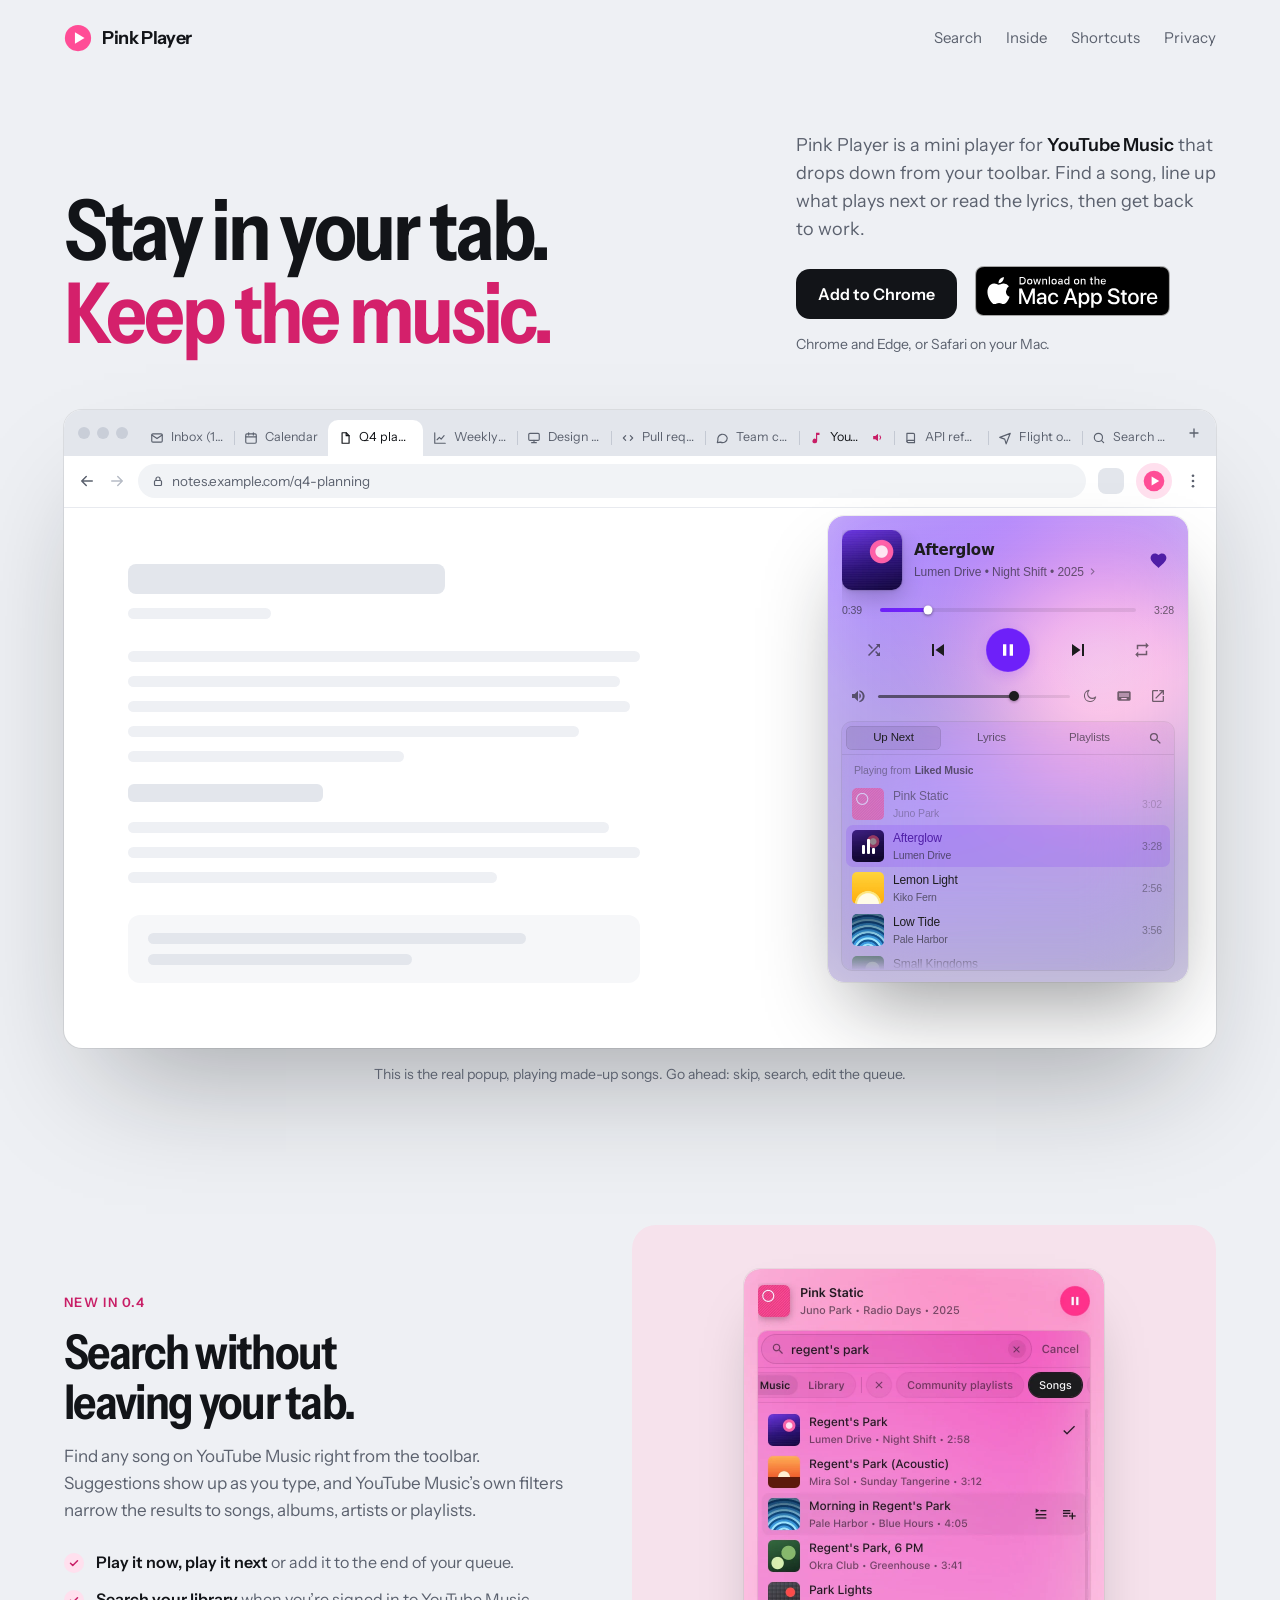
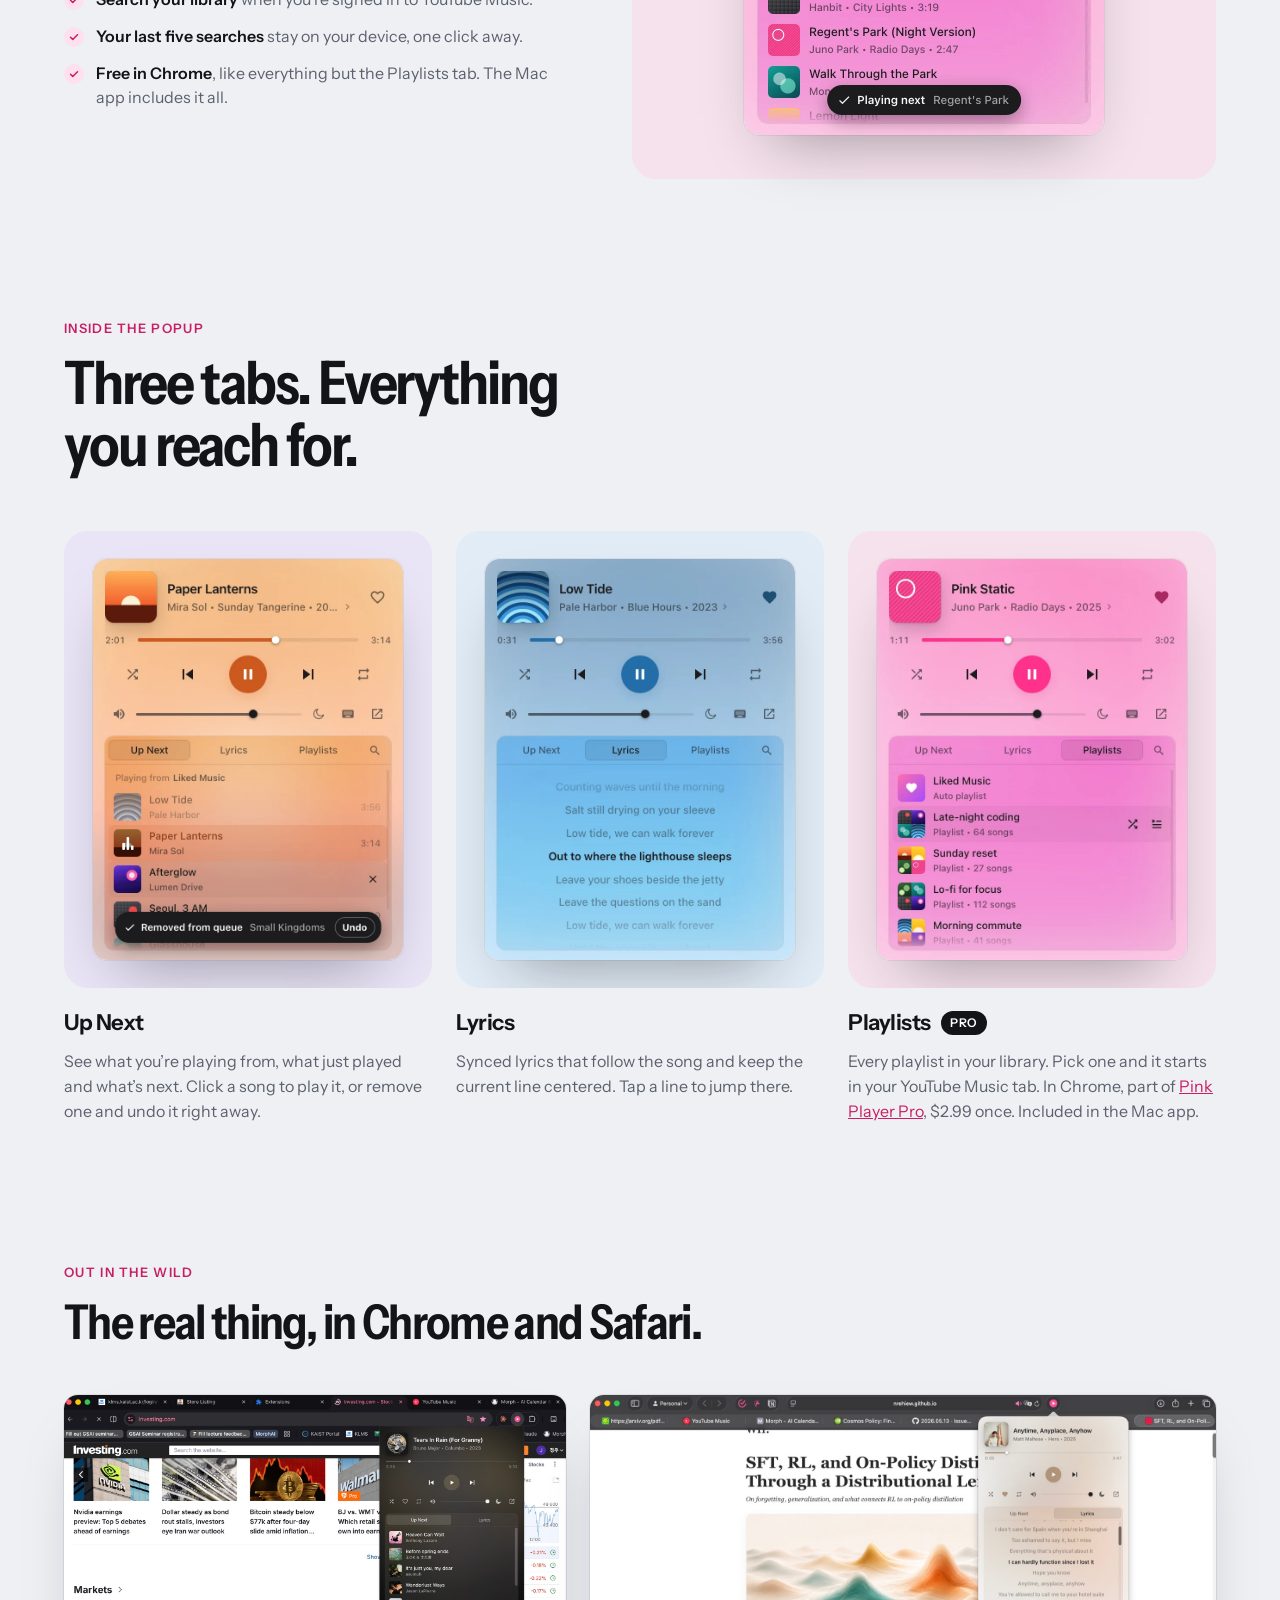
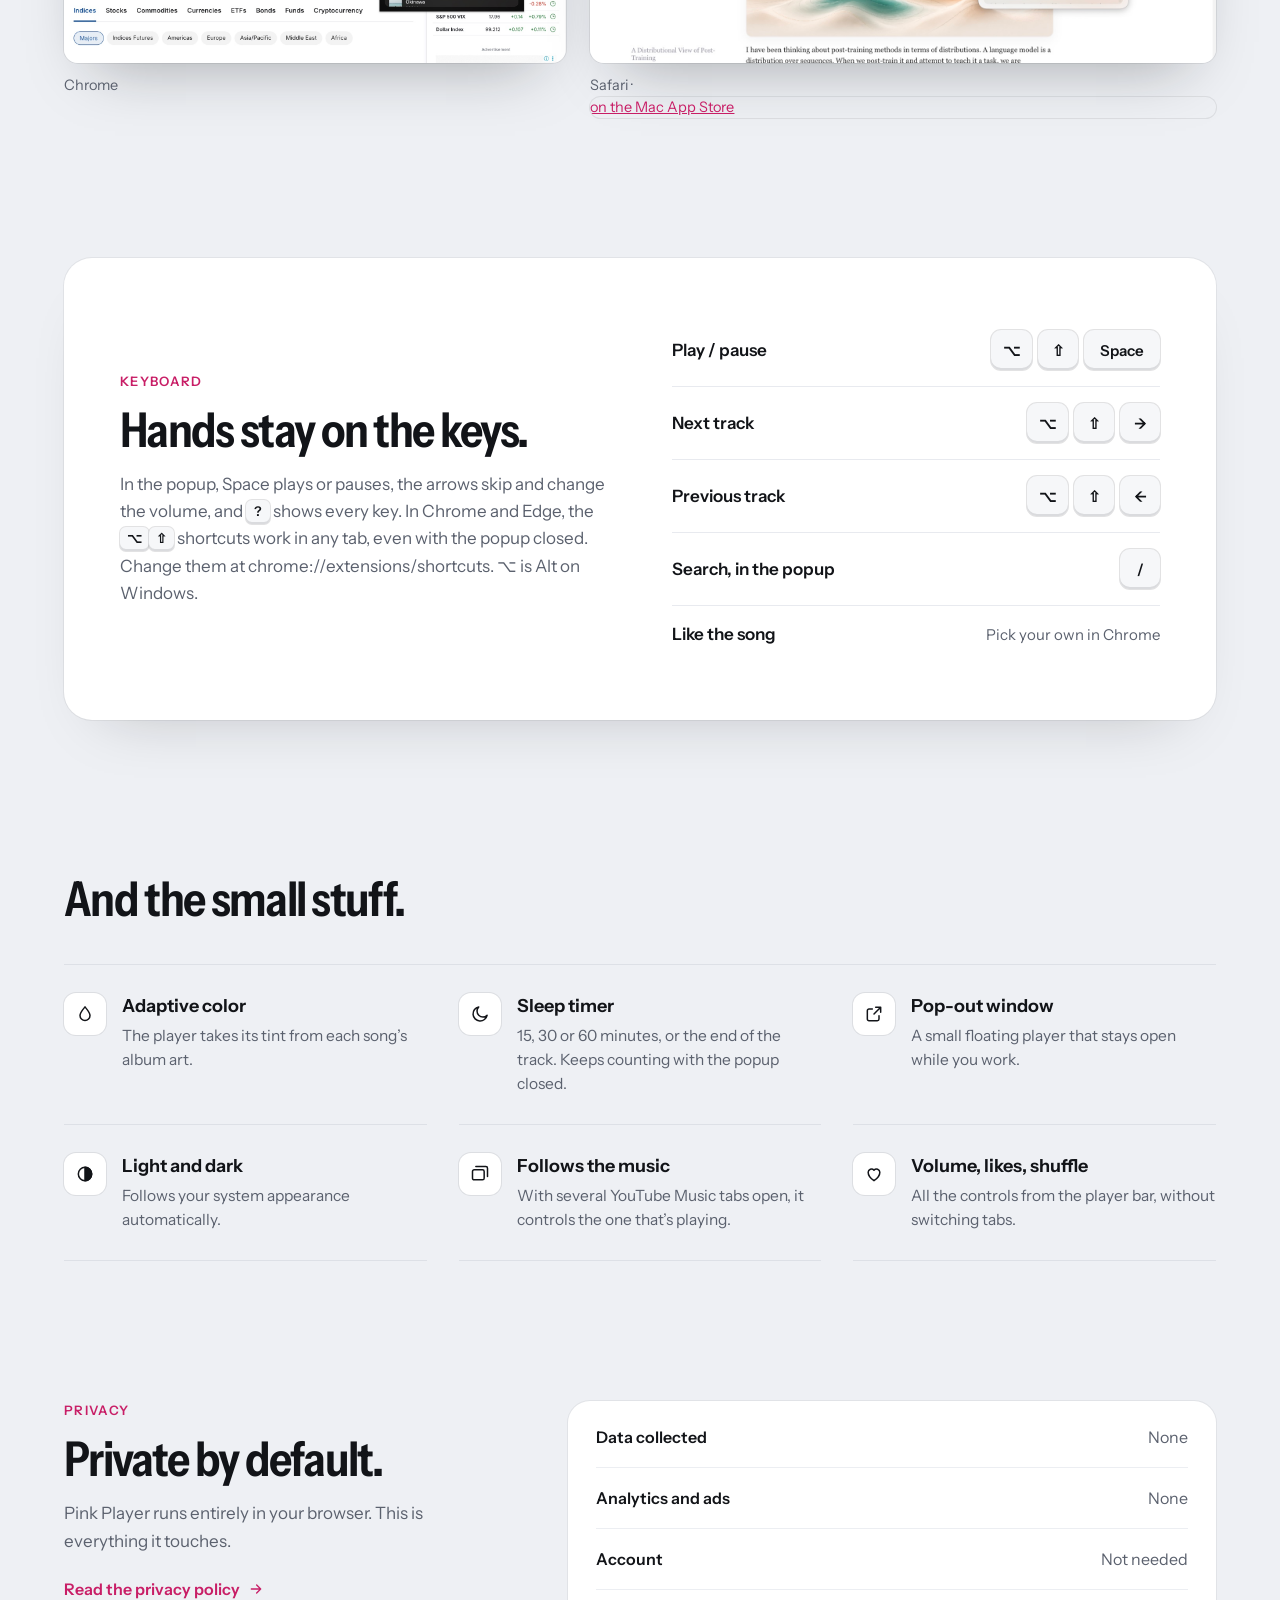
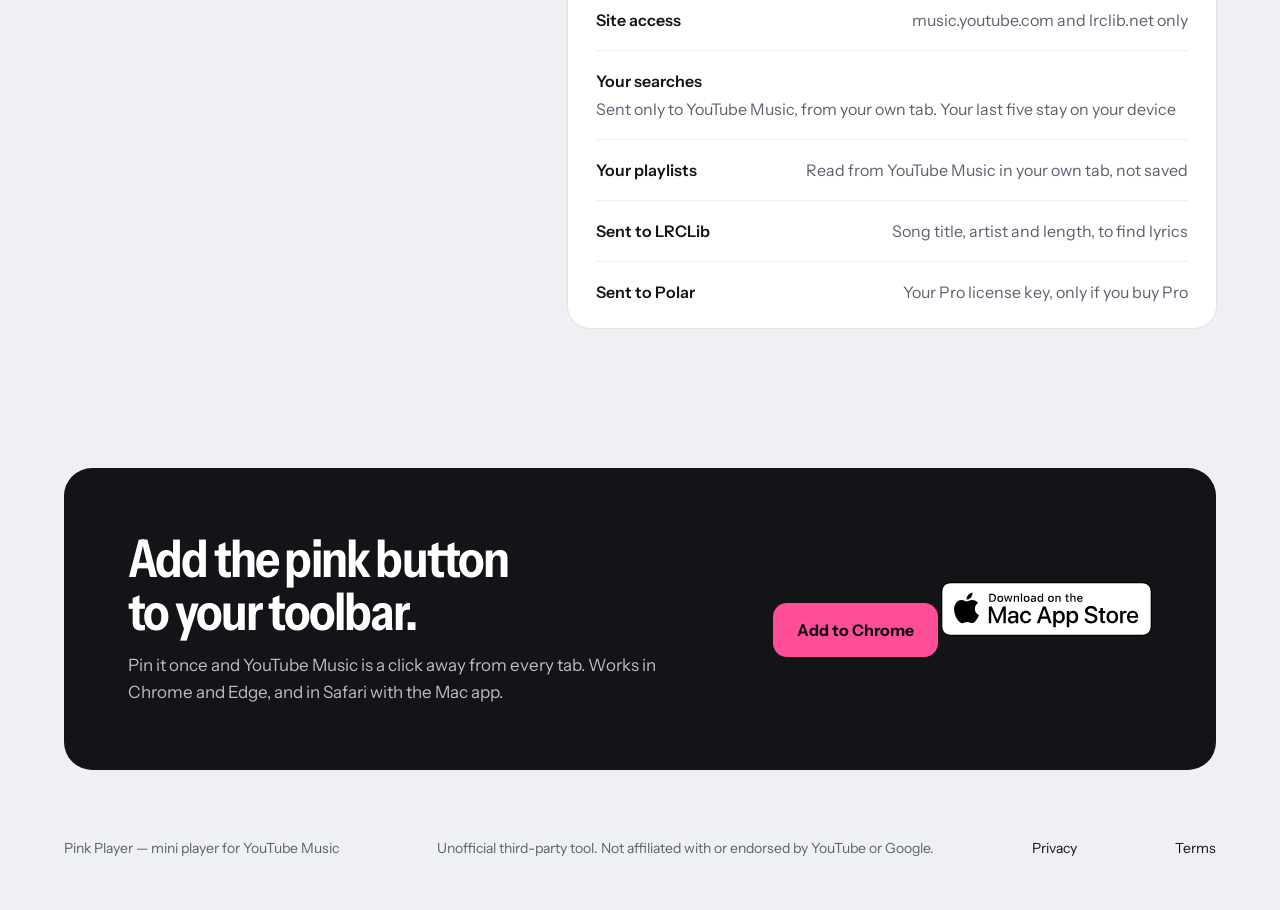
<file: index.html>
<!DOCTYPE html>
<html lang="en">
<head>
  <meta charset="utf-8" />
  <meta name="viewport" content="width=device-width, initial-scale=1" />
  <title>Pink Player — Mini player for YouTube Music</title>
  <meta name="description" content="A mini player for YouTube Music that drops down from your browser toolbar. Search, queue songs and read synced lyrics, one click from any tab." />
  <link rel="canonical" href="https://jungwoo-ahn.github.io/pink-player-site/" />
  <meta name="theme-color" content="#eef0f4" />
  <meta property="og:type" content="website" />
  <meta property="og:url" content="https://jungwoo-ahn.github.io/pink-player-site/" />
  <meta property="og:title" content="Pink Player — Mini player for YouTube Music" />
  <meta property="og:description" content="Stay in your tab. Keep the music. Search, queue songs and read synced lyrics, one click from any tab." />
  <meta property="og:image" content="https://jungwoo-ahn.github.io/pink-player-site/screenshots/og-image.png" />
  <meta property="og:image:width" content="1280" />
  <meta property="og:image:height" content="640" />
  <meta name="twitter:card" content="summary_large_image" />
  <link rel="icon" type="image/svg+xml" href="data:image/svg+xml,%3Csvg xmlns='http://www.w3.org/2000/svg' viewBox='0 0 64 64'%3E%3Ccircle cx='32' cy='32' r='30' fill='%23ff4d96'/%3E%3Cpath d='M25 19 L25 45 L47 32 Z' fill='white'/%3E%3C/svg%3E" />
  <link rel="preconnect" href="https://fonts.googleapis.com" />
  <link rel="preconnect" href="https://fonts.gstatic.com" crossorigin />
  <link rel="stylesheet" href="https://fonts.googleapis.com/css2?family=Instrument+Sans:wdth,wght@75..100,400..700&display=swap" />
  <link rel="stylesheet" href="assets/site.css" />
</head>
<body>
  <a class="skip-link" href="#main">Skip to content</a>

  <header class="site-header">
    <div class="wrap">
      <a class="brand" href="#top">
        <svg width="28" height="28" viewBox="0 0 64 64" aria-hidden="true"><circle cx="32" cy="32" r="30" fill="#ff4d96"/><path d="M25 19 L25 45 L47 32 Z" fill="#fff"/></svg>
        Pink Player
      </a>
      <nav class="nav" aria-label="Main">
        <a class="nav-link hide-sm" href="#search">Search</a>
        <a class="nav-link hide-sm" href="#tabs">Inside</a>
        <a class="nav-link hide-sm" href="#keys">Shortcuts</a>
        <a class="nav-link hide-sm" href="#privacy">Privacy</a>
      </nav>
    </div>
  </header>

  <main id="main">
    <section class="hero wrap" id="top">
      <div class="hero-top">
        <h1 class="display"><span>Stay in your tab.</span> <span class="accent">Keep the music.</span></h1>
        <div class="hero-side">
          <p class="lede">Pink Player is a mini player for <strong>YouTube Music</strong> that drops down from your toolbar. Find a song, line up what plays next or read the lyrics, then get back to work.</p>
          <div class="actions">
            <a class="btn btn-dark" href="https://chromewebstore.google.com/detail/pink-player-%E2%80%94-mini-for-yo/aaikooaeajlfemfgfmembjkpbppmfloo">Add to Chrome</a>
            <a class="store-badge" href="https://apps.apple.com/app/id6823947078"><img src="assets/mac-app-store-badge-black.svg" width="195" height="50" alt="Download on the Mac App Store" /></a>
            <p class="hint">Chrome and Edge, or Safari on your Mac.</p>
          </div>
        </div>
      </div>

      <div class="window">
        <div class="window-tabs" aria-hidden="true">
          <div class="window-dots"><span></span><span></span><span></span></div>
          <div class="window-tab">
            <svg viewBox="0 0 24 24"><rect x="3" y="5" width="18" height="14" rx="2"/><path d="M3 7l9 6 9-6"/></svg>
            <span>Inbox (12)</span>
          </div>
          <div class="window-tab">
            <svg viewBox="0 0 24 24"><rect x="3" y="5" width="18" height="16" rx="2"/><path d="M3 10h18M8 3v4M16 3v4"/></svg>
            <span>Calendar</span>
          </div>
          <div class="window-tab is-active">
            <svg viewBox="0 0 24 24"><path d="M7 3h7l5 5v13H7z"/><path d="M14 3v5h5"/></svg>
            <span>Q4 planning — Notes</span>
          </div>
          <div class="window-tab">
            <svg viewBox="0 0 24 24"><path d="M3 3v18h18"/><path d="M7 15l4-4 3 3 5-6"/></svg>
            <span>Weekly metrics</span>
          </div>
          <div class="window-tab">
            <svg viewBox="0 0 24 24"><rect x="3" y="4" width="18" height="12" rx="2"/><path d="M12 16v4M8 20h8"/></svg>
            <span>Design review</span>
          </div>
          <div class="window-tab">
            <svg viewBox="0 0 24 24"><path d="M8 8l-4 4 4 4M16 8l4 4-4 4"/></svg>
            <span>Pull request #482</span>
          </div>
          <div class="window-tab">
            <svg viewBox="0 0 24 24"><path d="M21 12a8 8 0 0 1-11.6 7.1L4 20l1-4.6A8 8 0 1 1 21 12z"/></svg>
            <span>Team chat</span>
          </div>
          <div class="window-tab is-music">
            <svg class="solid" viewBox="0 0 24 24"><path d="M12 3v10.55A4 4 0 1 0 14 17V7h4V3z"/></svg>
            <span>YouTube Music</span>
            <svg class="audible" viewBox="0 0 24 24"><path class="solid" d="M4 9v6h4l5 4V5L8 9H4z"/><path d="M16.5 9a4.5 4.5 0 0 1 0 6"/></svg>
          </div>
          <div class="window-tab">
            <svg viewBox="0 0 24 24"><path d="M5 4h11a2 2 0 0 1 2 2v14H7a2 2 0 0 1-2-2z"/><path d="M5 18a2 2 0 0 1 2-2h11"/></svg>
            <span>API reference</span>
          </div>
          <div class="window-tab">
            <svg viewBox="0 0 24 24"><path d="M3 11l18-7-7 18-2.5-8z"/></svg>
            <span>Flight options</span>
          </div>
          <div class="window-tab">
            <svg viewBox="0 0 24 24"><circle cx="11" cy="11" r="7"/><path d="M20 20l-4-4"/></svg>
            <span>Search results</span>
          </div>
          <span class="window-new"><svg viewBox="0 0 24 24"><path d="M12 6v12M6 12h12"/></svg></span>
        </div>
        <div class="window-bar" aria-hidden="true">
          <svg width="18" height="18" viewBox="0 0 24 24" fill="none" stroke="#5b616e" stroke-width="2" stroke-linecap="round" stroke-linejoin="round"><path d="M19 12H5M11 6l-6 6 6 6"/></svg>
          <svg width="18" height="18" viewBox="0 0 24 24" fill="none" stroke="#b7bcc6" stroke-width="2" stroke-linecap="round" stroke-linejoin="round"><path d="M5 12h14M13 6l6 6-6 6"/></svg>
          <div class="window-url">
            <svg width="12" height="12" viewBox="0 0 24 24" fill="none" stroke="#5b616e" stroke-width="2.4" stroke-linecap="round" stroke-linejoin="round"><rect x="5" y="11" width="14" height="10" rx="2"/><path d="M8 11V8a4 4 0 0 1 8 0v3"/></svg>
            <span>notes.example.com/q4-planning</span>
          </div>
          <span class="window-ext"></span>
          <span class="window-pp"><svg width="22" height="22" viewBox="0 0 64 64"><circle cx="32" cy="32" r="30" fill="#ff4d96"/><path d="M25 19 L25 45 L47 32 Z" fill="#fff"/></svg></span>
          <svg width="18" height="18" viewBox="0 0 24 24" fill="#5b616e"><circle cx="12" cy="5" r="1.8"/><circle cx="12" cy="12" r="1.8"/><circle cx="12" cy="19" r="1.8"/></svg>
        </div>
        <div class="window-stage">
          <div class="doc" aria-hidden="true">
            <span class="doc-title"></span>
            <span class="doc-meta"></span>
            <span style="width: 100%"></span>
            <span style="width: 96%"></span>
            <span style="width: 98%"></span>
            <span style="width: 88%"></span>
            <span style="width: 54%"></span>
            <span class="doc-h"></span>
            <span style="width: 94%"></span>
            <span style="width: 100%"></span>
            <span style="width: 72%"></span>
            <div class="doc-box"><span style="width: 80%"></span><span style="width: 56%"></span></div>
          </div>
          <div class="window-popup">
            <div class="pp-frame">
              <iframe src="demo/popup.html?track=afterglow" width="360" height="466" title="Pink Player demo: the real popup, playing made-up songs"></iframe>
            </div>
          </div>
        </div>
      </div>
      <p class="demo-note">This is the real popup, playing made-up songs. Go ahead: skip, search, edit the queue.</p>
    </section>

    <section class="section wrap" id="search" aria-labelledby="search-title">
      <div class="feature">
        <div class="feature-copy">
          <p class="eyebrow">New in 0.4</p>
          <h2 class="title title-sm" id="search-title">Search without leaving your tab.</h2>
          <p class="copy">Find any song on YouTube Music right from the toolbar. Suggestions show up as you type, and YouTube Music’s own filters narrow the results to songs, albums, artists or playlists.</p>
          <ul class="ticks">
            <li><strong>Play it now, play it next</strong> or add it to the end of your queue.</li>
            <li><strong>Search your library</strong> when you’re signed in to YouTube Music.</li>
            <li><strong>Your last five searches</strong> stay on your device, one click away.</li>
            <li><strong>Free in Chrome</strong>, like everything but the Playlists tab. The Mac app includes it all.</li>
          </ul>
        </div>
        <div class="feature-stage tint-blush">
          <img src="screenshots/popup-search.webp" width="360" height="466" loading="lazy" alt="The Pink Player popup searching for “regent’s park”: made-up songs filtered to Songs, a ✓ on the one just set to play next" />
        </div>
      </div>
    </section>

    <section class="section wrap" id="tabs" aria-labelledby="tabs-title">
      <p class="eyebrow">Inside the popup</p>
      <h2 class="title" id="tabs-title">Three tabs. Everything you reach for.</h2>
      <div class="trio">
        <article class="trio-card">
          <div class="trio-stage tint-lilac">
            <img src="screenshots/popup-upnext.webp" width="360" height="466" loading="lazy" alt="Up Next: Playing from Liked Music, the song that just played, durations, and a song removed with Undo" />
          </div>
          <h3>Up Next</h3>
          <p>See what you’re playing from, what just played and what’s next. Click a song to play it, or remove one and undo it right away.</p>
        </article>
        <article class="trio-card">
          <div class="trio-stage tint-sky">
            <img src="screenshots/popup-lyrics.webp" width="360" height="466" loading="lazy" alt="Synced lyrics with the current line centered" />
          </div>
          <h3>Lyrics</h3>
          <p>Synced lyrics that follow the song and keep the current line centered. Tap a line to jump there.</p>
        </article>
        <article class="trio-card">
          <div class="trio-stage tint-blush">
            <img src="screenshots/popup-playlists.webp" width="360" height="466" loading="lazy" alt="Your YouTube Music playlists, with Shuffle and Play next on a row" />
          </div>
          <div class="trio-head">
            <h3>Playlists</h3>
            <span class="badge">PRO</span>
          </div>
          <p>Every playlist in your library. Pick one and it starts in your YouTube Music tab. In Chrome, part of <a href="terms.html">Pink Player Pro</a>, $2.99 once. Included in the Mac app.</p>
        </article>
      </div>
    </section>

    <section class="section wrap" id="wild" aria-labelledby="wild-title">
      <p class="eyebrow">Out in the wild</p>
      <h2 class="title title-sm" id="wild-title">The real thing, in Chrome and Safari.</h2>
      <div class="wild">
        <figure>
          <a href="screenshots/wild-chrome.jpg">
            <img src="screenshots/wild-chrome.jpg" width="1600" height="855" loading="lazy" alt="Pink Player open over a news site in Chrome, showing the Up Next queue" />
          </a>
          <figcaption>Chrome</figcaption>
        </figure>
        <figure>
          <a href="screenshots/wild-safari.jpg">
            <img src="screenshots/wild-safari.jpg" width="1600" height="686" loading="lazy" alt="Pink Player open over a blog post in Safari, showing synced lyrics" />
          </a>
          <figcaption>Safari · <a href="https://apps.apple.com/app/id6823947078">on the Mac App Store</a></figcaption>
        </figure>
      </div>
    </section>

    <section class="section wrap" id="keys" aria-labelledby="keys-title">
      <div class="panel">
        <div>
          <p class="eyebrow">Keyboard</p>
          <h2 class="title title-sm" id="keys-title">Hands stay on the keys.</h2>
          <p class="copy">In the popup, Space plays or pauses, the arrows skip and change the volume, and <kbd>?</kbd> shows every key. In Chrome and Edge, the <kbd>⌥</kbd><kbd>⇧</kbd> shortcuts work in any tab, even with the popup closed. Change them at chrome://extensions/shortcuts. ⌥ is Alt on Windows.</p>
        </div>
        <dl class="keys">
          <div>
            <dt>Play / pause</dt>
            <dd><span class="sr-only">Option + Shift + Space</span><kbd aria-hidden="true">⌥</kbd><kbd aria-hidden="true">⇧</kbd><kbd class="wide" aria-hidden="true">Space</kbd></dd>
          </div>
          <div>
            <dt>Next track</dt>
            <dd><span class="sr-only">Option + Shift + Right arrow</span><kbd aria-hidden="true">⌥</kbd><kbd aria-hidden="true">⇧</kbd><kbd aria-hidden="true">→</kbd></dd>
          </div>
          <div>
            <dt>Previous track</dt>
            <dd><span class="sr-only">Option + Shift + Left arrow</span><kbd aria-hidden="true">⌥</kbd><kbd aria-hidden="true">⇧</kbd><kbd aria-hidden="true">←</kbd></dd>
          </div>
          <div>
            <dt>Search, in the popup</dt>
            <dd><span class="sr-only">Slash</span><kbd aria-hidden="true">/</kbd></dd>
          </div>
          <div>
            <dt>Like the song</dt>
            <dd class="note">Pick your own in Chrome</dd>
          </div>
        </dl>
      </div>
    </section>

    <section class="section wrap" id="details" aria-labelledby="details-title">
      <h2 class="title title-sm" id="details-title">And the small stuff.</h2>
      <div class="details">
        <div class="detail">
          <span class="detail-icon" aria-hidden="true"><svg viewBox="0 0 24 24"><path d="M12 3.5c3 3.6 6 6.9 6 10.2a6 6 0 0 1-12 0c0-3.3 3-6.6 6-10.2z"/></svg></span>
          <div><h3>Adaptive color</h3><p>The player takes its tint from each song’s album art.</p></div>
        </div>
        <div class="detail">
          <span class="detail-icon" aria-hidden="true"><svg viewBox="0 0 24 24"><path d="M20.5 13.5A8.5 8.5 0 1 1 10.5 3.5 6.5 6.5 0 0 0 20.5 13.5z"/></svg></span>
          <div><h3>Sleep timer</h3><p>15, 30 or 60 minutes, or the end of the track. Keeps counting with the popup closed.</p></div>
        </div>
        <div class="detail">
          <span class="detail-icon" aria-hidden="true"><svg viewBox="0 0 24 24"><path d="M14 4h6v6M20 4l-8 8M18 14v4a2 2 0 0 1-2 2H6a2 2 0 0 1-2-2V8a2 2 0 0 1 2-2h4"/></svg></span>
          <div><h3>Pop-out window</h3><p>A small floating player that stays open while you work.</p></div>
        </div>
        <div class="detail">
          <span class="detail-icon" aria-hidden="true"><svg viewBox="0 0 24 24"><circle cx="12" cy="12" r="8"/><path d="M12 4a8 8 0 0 1 0 16z" fill="#121418"/></svg></span>
          <div><h3>Light and dark</h3><p>Follows your system appearance automatically.</p></div>
        </div>
        <div class="detail">
          <span class="detail-icon" aria-hidden="true"><svg viewBox="0 0 24 24"><rect x="3" y="7" width="14" height="12" rx="2"/><path d="M7 3h12a2 2 0 0 1 2 2v10"/></svg></span>
          <div><h3>Follows the music</h3><p>With several YouTube Music tabs open, it controls the one that’s playing.</p></div>
        </div>
        <div class="detail">
          <span class="detail-icon" aria-hidden="true"><svg viewBox="0 0 24 24"><path d="M12 20s-7-4.4-7-10a4 4 0 0 1 7-2.6A4 4 0 0 1 19 10c0 5.6-7 10-7 10z"/></svg></span>
          <div><h3>Volume, likes, shuffle</h3><p>All the controls from the player bar, without switching tabs.</p></div>
        </div>
      </div>
    </section>

    <section class="section wrap" id="privacy" aria-labelledby="privacy-title">
      <div class="split">
        <div>
          <p class="eyebrow">Privacy</p>
          <h2 class="title title-sm" id="privacy-title">Private by default.</h2>
          <p class="copy">Pink Player runs entirely in your browser. This is everything it touches.</p>
          <a class="text-link" href="privacy.html">Read the privacy policy
            <svg width="16" height="16" viewBox="0 0 24 24" fill="none" stroke="currentColor" stroke-width="2" stroke-linecap="round" stroke-linejoin="round" aria-hidden="true"><path d="M5 12h14M13 6l6 6-6 6"/></svg>
          </a>
        </div>
        <dl class="facts">
          <div><dt>Data collected</dt><dd>None</dd></div>
          <div><dt>Analytics and ads</dt><dd>None</dd></div>
          <div><dt>Account</dt><dd>Not needed</dd></div>
          <div><dt>Site access</dt><dd>music.youtube.com and lrclib.net only</dd></div>
          <div><dt>Your searches</dt><dd>Sent only to YouTube Music, from your own tab. Your last five stay on your device</dd></div>
          <div><dt>Your playlists</dt><dd>Read from YouTube Music in your own tab, not saved</dd></div>
          <div><dt>Sent to LRCLib</dt><dd>Song title, artist and length, to find lyrics</dd></div>
          <div><dt>Sent to Polar</dt><dd>Your Pro license key, only if you buy Pro</dd></div>
        </dl>
      </div>
    </section>

    <section class="section wrap" id="get" aria-labelledby="get-title">
      <div class="cta">
        <div class="cta-copy">
          <h2 id="get-title">Add the pink button to your toolbar.</h2>
          <p>Pin it once and YouTube Music is a click away from every tab. Works in Chrome and Edge, and in Safari with the Mac app.</p>
        </div>
        <div class="cta-actions">
          <a class="btn btn-pink btn-lg" href="https://chromewebstore.google.com/detail/pink-player-%E2%80%94-mini-for-yo/aaikooaeajlfemfgfmembjkpbppmfloo">Add to Chrome</a>
          <a class="store-badge" href="https://apps.apple.com/app/id6823947078"><img src="assets/mac-app-store-badge-white.svg" width="211" height="54" alt="Download on the Mac App Store" /></a>
        </div>
      </div>
    </section>
  </main>

  <footer class="site-footer">
    <div class="wrap">
      <span>Pink Player — mini player for YouTube Music</span>
      <span>Unofficial third-party tool. Not affiliated with or endorsed by YouTube or Google.</span>
      <a href="privacy.html">Privacy</a>
      <a href="terms.html">Terms</a>
    </div>
  </footer>
</body>
</html>
</file>
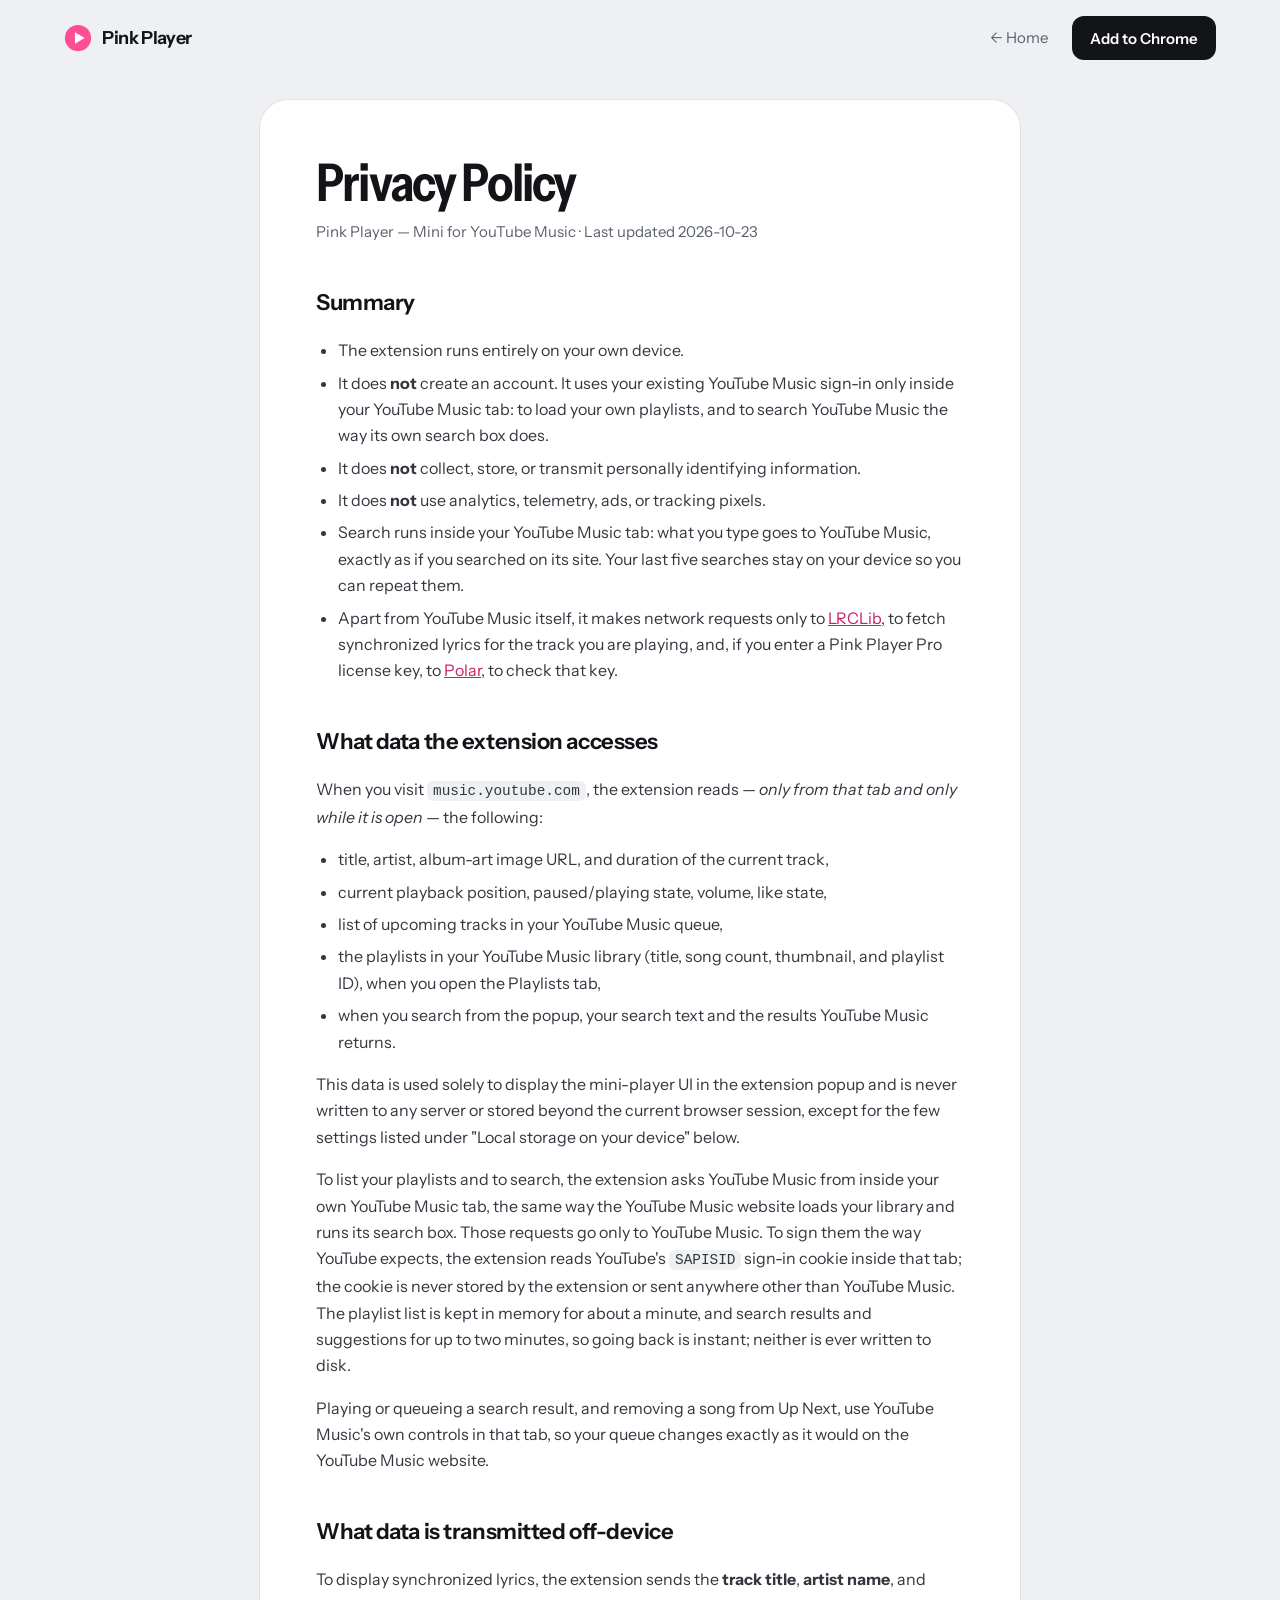
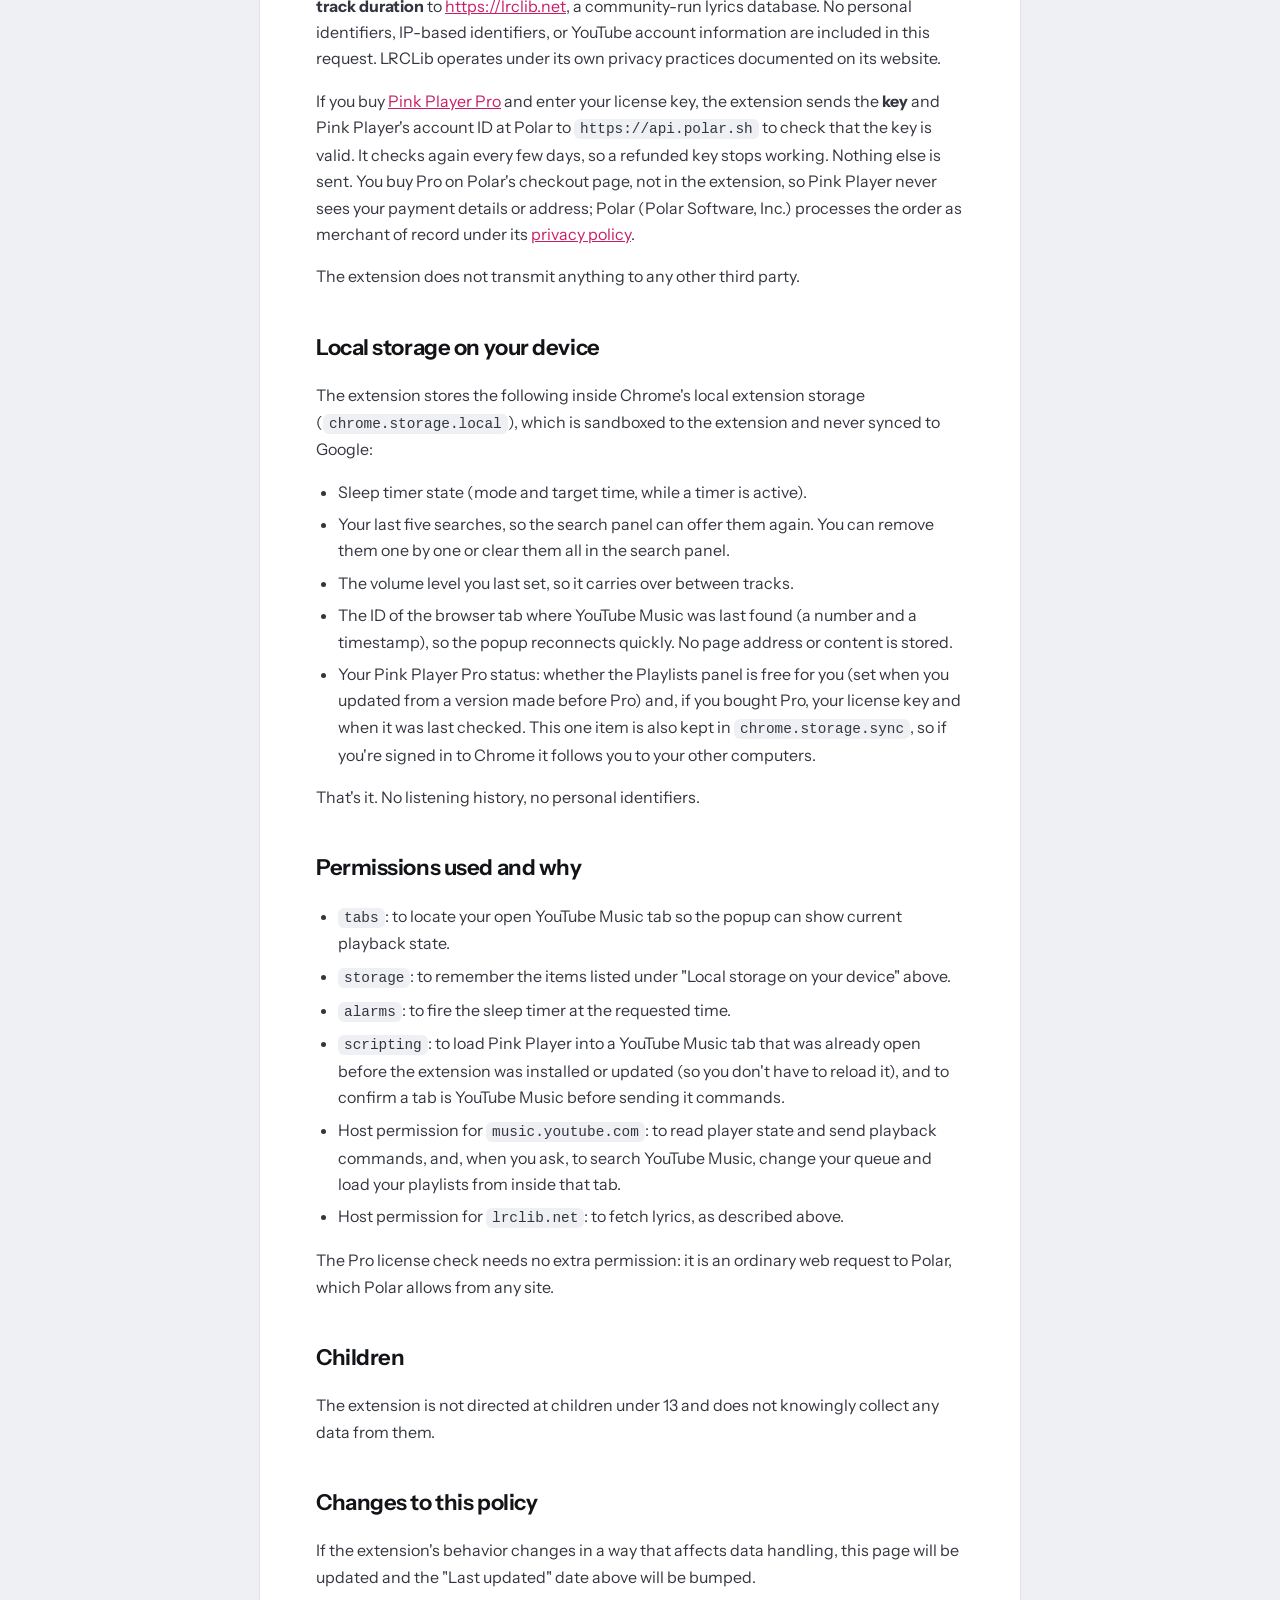
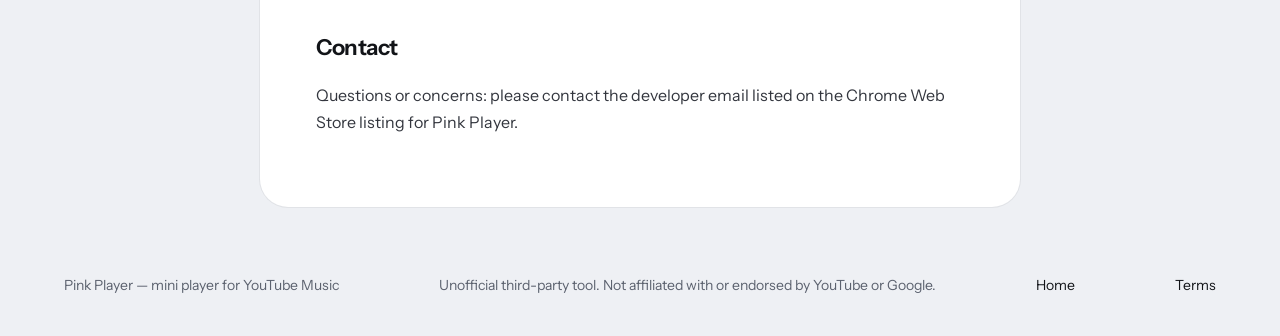
<file: privacy.html>
<!DOCTYPE html>
<html lang="en">
<head>
  <meta charset="utf-8" />
  <meta name="viewport" content="width=device-width, initial-scale=1" />
  <title>Privacy Policy — Pink Player</title>
  <meta name="description" content="Privacy policy for Pink Player, a mini player for YouTube Music." />
  <meta name="theme-color" content="#eef0f4" />
  <link rel="icon" type="image/svg+xml" href="data:image/svg+xml,%3Csvg xmlns='http://www.w3.org/2000/svg' viewBox='0 0 64 64'%3E%3Ccircle cx='32' cy='32' r='30' fill='%23ff4d96'/%3E%3Cpath d='M25 19 L25 45 L47 32 Z' fill='white'/%3E%3C/svg%3E" />
  <link rel="preconnect" href="https://fonts.googleapis.com" />
  <link rel="preconnect" href="https://fonts.gstatic.com" crossorigin />
  <link rel="stylesheet" href="https://fonts.googleapis.com/css2?family=Instrument+Sans:wdth,wght@75..100,400..700&display=swap" />
  <link rel="stylesheet" href="assets/site.css" />
</head>
<body>
  <a class="skip-link" href="#main">Skip to content</a>

  <header class="site-header">
    <div class="wrap">
      <a class="brand" href="index.html">
        <svg width="28" height="28" viewBox="0 0 64 64" aria-hidden="true"><circle cx="32" cy="32" r="30" fill="#ff4d96"/><path d="M25 19 L25 45 L47 32 Z" fill="#fff"/></svg>
        Pink Player
      </a>
      <nav class="nav" aria-label="Main">
        <a class="nav-link" href="index.html">← Home</a>
        <a class="btn btn-dark btn-sm" href="https://chromewebstore.google.com/detail/pink-player-%E2%80%94-mini-for-yo/aaikooaeajlfemfgfmembjkpbppmfloo">Add to Chrome</a>
      </nav>
    </div>
  </header>

  <main id="main" class="wrap">
    <article class="policy">
      <h1>Privacy Policy</h1>
      <p class="updated">Pink Player — Mini for YouTube Music · Last updated 2026-10-23</p>

      <h2>Summary</h2>
      <ul>
        <li>The extension runs entirely on your own device.</li>
        <li>It does <strong>not</strong> create an account. It uses your existing YouTube Music sign-in only inside your YouTube Music tab: to load your own playlists, and to search YouTube Music the way its own search box does.</li>
        <li>It does <strong>not</strong> collect, store, or transmit personally identifying information.</li>
        <li>It does <strong>not</strong> use analytics, telemetry, ads, or tracking pixels.</li>
        <li>Search runs inside your YouTube Music tab: what you type goes to YouTube Music, exactly as if you searched on its site. Your last five searches stay on your device so you can repeat them.</li>
        <li>Apart from YouTube Music itself, it makes network requests only to <a href="https://lrclib.net">LRCLib</a>, to fetch synchronized lyrics for the track you are playing, and, if you enter a Pink Player Pro license key, to <a href="https://polar.sh">Polar</a>, to check that key.</li>
      </ul>

      <h2>What data the extension accesses</h2>
      <p>When you visit <code>music.youtube.com</code>, the extension reads — <em>only from that tab and only while it is open</em> — the following:</p>
      <ul>
        <li>title, artist, album-art image URL, and duration of the current track,</li>
        <li>current playback position, paused/playing state, volume, like state,</li>
        <li>list of upcoming tracks in your YouTube Music queue,</li>
        <li>the playlists in your YouTube Music library (title, song count, thumbnail, and playlist ID), when you open the Playlists tab,</li>
        <li>when you search from the popup, your search text and the results YouTube Music returns.</li>
      </ul>
      <p>This data is used solely to display the mini-player UI in the extension popup and is never written to any server or stored beyond the current browser session, except for the few settings listed under "Local storage on your device" below.</p>
      <p>To list your playlists and to search, the extension asks YouTube Music from inside your own YouTube Music tab, the same way the YouTube Music website loads your library and runs its search box. Those requests go only to YouTube Music. To sign them the way YouTube expects, the extension reads YouTube's <code>SAPISID</code> sign-in cookie inside that tab; the cookie is never stored by the extension or sent anywhere other than YouTube Music. The playlist list is kept in memory for about a minute, and search results and suggestions for up to two minutes, so going back is instant; neither is ever written to disk.</p>
      <p>Playing or queueing a search result, and removing a song from Up Next, use YouTube Music's own controls in that tab, so your queue changes exactly as it would on the YouTube Music website.</p>

      <h2>What data is transmitted off-device</h2>
      <p>To display synchronized lyrics, the extension sends the <strong>track title</strong>, <strong>artist name</strong>, and <strong>track duration</strong> to <a href="https://lrclib.net">https://lrclib.net</a>, a community-run lyrics database. No personal identifiers, IP-based identifiers, or YouTube account information are included in this request. LRCLib operates under its own privacy practices documented on its website.</p>
      <p>If you buy <a href="terms.html">Pink Player Pro</a> and enter your license key, the extension sends the <strong>key</strong> and Pink Player's account ID at Polar to <code>https://api.polar.sh</code> to check that the key is valid. It checks again every few days, so a refunded key stops working. Nothing else is sent. You buy Pro on Polar's checkout page, not in the extension, so Pink Player never sees your payment details or address; Polar (Polar Software, Inc.) processes the order as merchant of record under its <a href="https://polar.sh/legal/privacy-policy">privacy policy</a>.</p>
      <p>The extension does not transmit anything to any other third party.</p>

      <h2>Local storage on your device</h2>
      <p>The extension stores the following inside Chrome's local extension storage (<code>chrome.storage.local</code>), which is sandboxed to the extension and never synced to Google:</p>
      <ul>
        <li>Sleep timer state (mode and target time, while a timer is active).</li>
        <li>Your last five searches, so the search panel can offer them again. You can remove them one by one or clear them all in the search panel.</li>
        <li>The volume level you last set, so it carries over between tracks.</li>
        <li>The ID of the browser tab where YouTube Music was last found (a number and a timestamp), so the popup reconnects quickly. No page address or content is stored.</li>
        <li>Your Pink Player Pro status: whether the Playlists panel is free for you (set when you updated from a version made before Pro) and, if you bought Pro, your license key and when it was last checked. This one item is also kept in <code>chrome.storage.sync</code>, so if you're signed in to Chrome it follows you to your other computers.</li>
      </ul>
      <p>That's it. No listening history, no personal identifiers.</p>

      <h2>Permissions used and why</h2>
      <ul>
        <li><code>tabs</code>: to locate your open YouTube Music tab so the popup can show current playback state.</li>
        <li><code>storage</code>: to remember the items listed under "Local storage on your device" above.</li>
        <li><code>alarms</code>: to fire the sleep timer at the requested time.</li>
        <li><code>scripting</code>: to load Pink Player into a YouTube Music tab that was already open before the extension was installed or updated (so you don't have to reload it), and to confirm a tab is YouTube Music before sending it commands.</li>
        <li>Host permission for <code>music.youtube.com</code>: to read player state and send playback commands, and, when you ask, to search YouTube Music, change your queue and load your playlists from inside that tab.</li>
        <li>Host permission for <code>lrclib.net</code>: to fetch lyrics, as described above.</li>
      </ul>
      <p>The Pro license check needs no extra permission: it is an ordinary web request to Polar, which Polar allows from any site.</p>

      <h2>Children</h2>
      <p>The extension is not directed at children under 13 and does not knowingly collect any data from them.</p>

      <h2>Changes to this policy</h2>
      <p>If the extension's behavior changes in a way that affects data handling, this page will be updated and the "Last updated" date above will be bumped.</p>

      <h2>Contact</h2>
      <p>Questions or concerns: please contact the developer email listed on the Chrome Web Store listing for Pink Player.</p>
    </article>
  </main>

  <footer class="site-footer">
    <div class="wrap">
      <span>Pink Player — mini player for YouTube Music</span>
      <span>Unofficial third-party tool. Not affiliated with or endorsed by YouTube or Google.</span>
      <a href="index.html">Home</a>
      <a href="terms.html">Terms</a>
    </div>
  </footer>
</body>
</html>
</file>
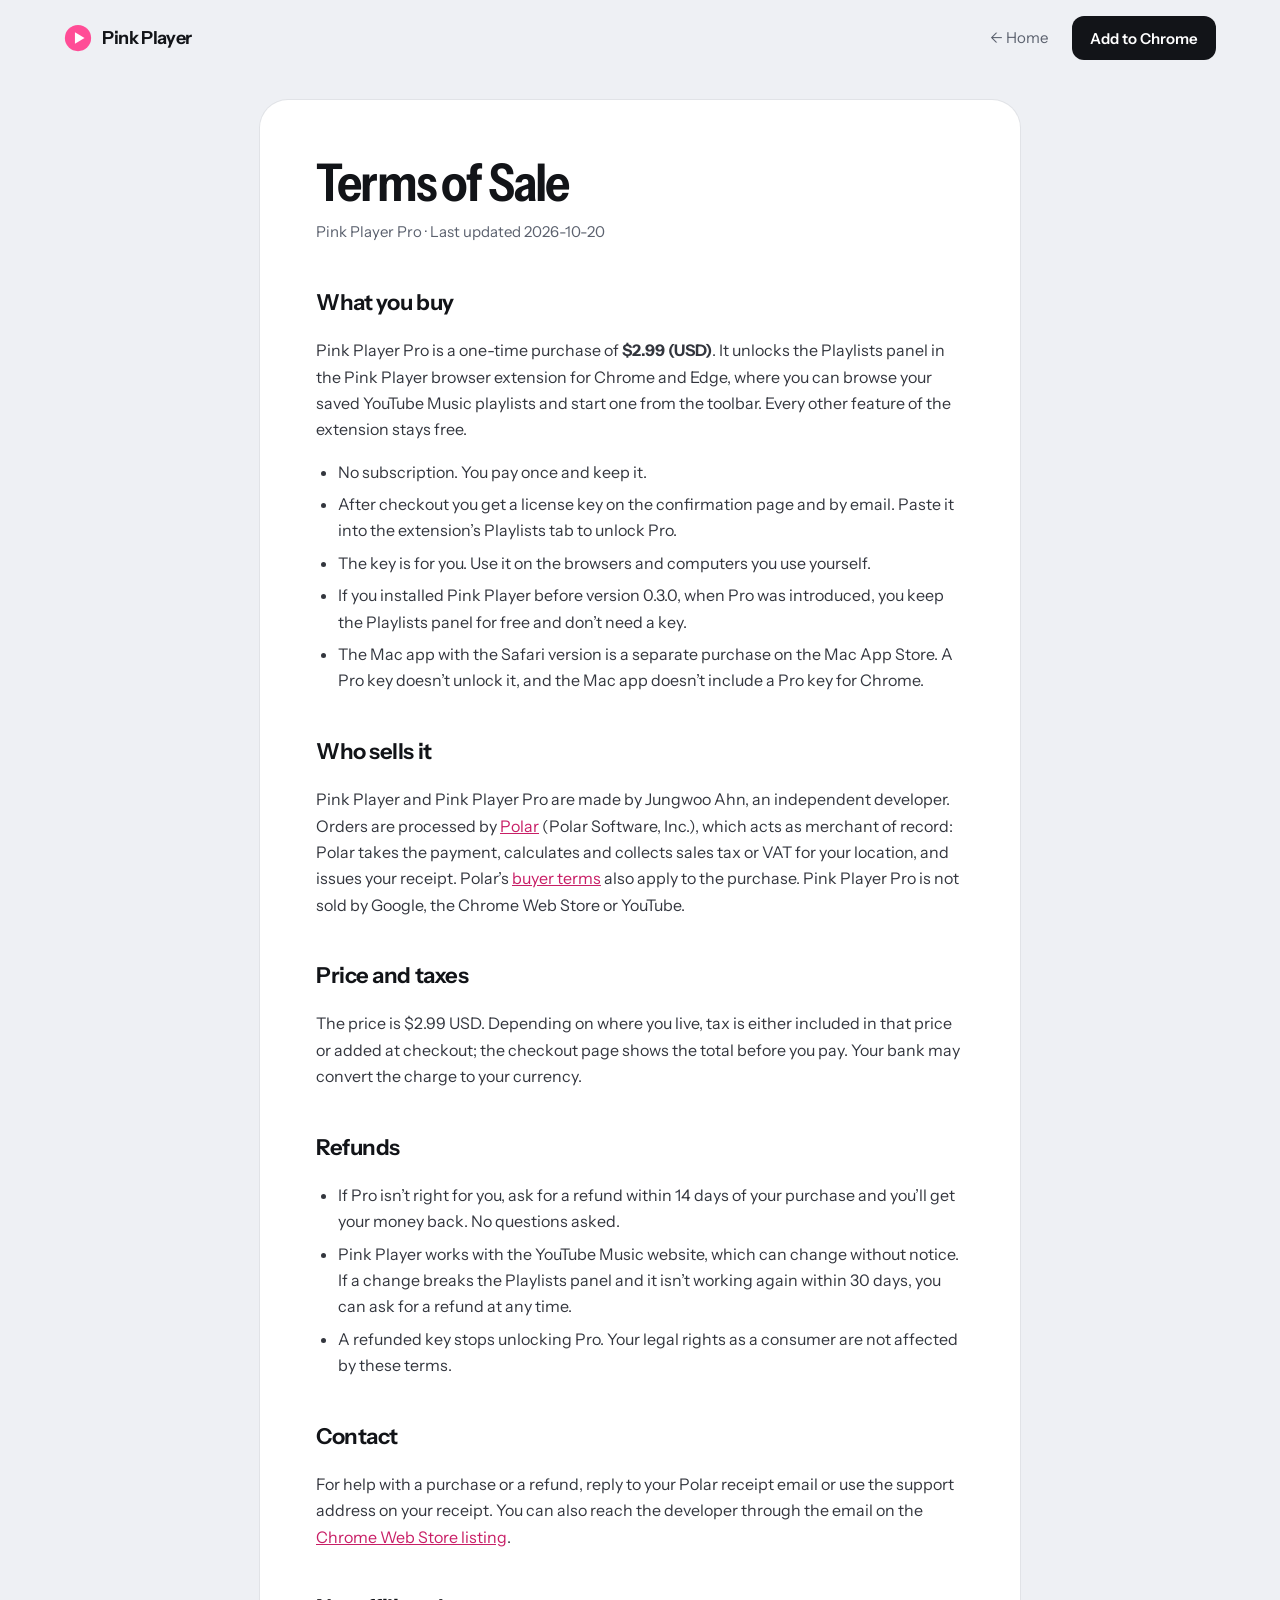
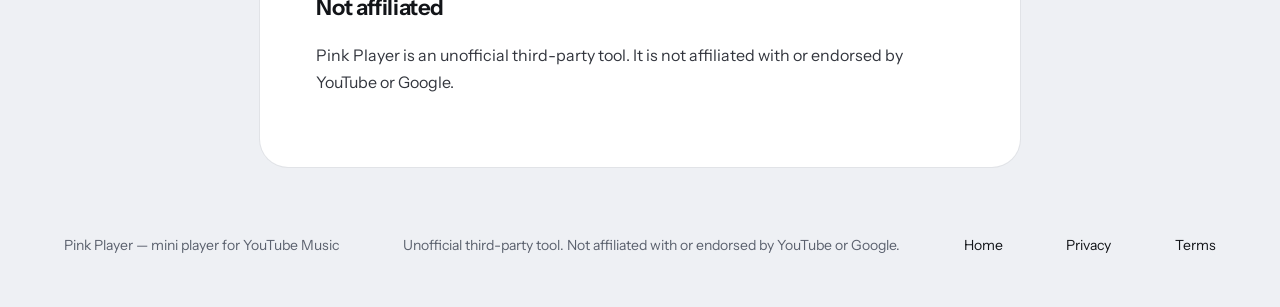
<file: terms.html>
<!DOCTYPE html>
<html lang="en">
<head>
  <meta charset="utf-8" />
  <meta name="viewport" content="width=device-width, initial-scale=1" />
  <title>Terms of Sale — Pink Player</title>
  <meta name="description" content="Terms of sale and refunds for Pink Player Pro, the paid upgrade for Pink Player." />
  <meta name="theme-color" content="#eef0f4" />
  <link rel="icon" type="image/svg+xml" href="data:image/svg+xml,%3Csvg xmlns='http://www.w3.org/2000/svg' viewBox='0 0 64 64'%3E%3Ccircle cx='32' cy='32' r='30' fill='%23ff4d96'/%3E%3Cpath d='M25 19 L25 45 L47 32 Z' fill='white'/%3E%3C/svg%3E" />
  <link rel="preconnect" href="https://fonts.googleapis.com" />
  <link rel="preconnect" href="https://fonts.gstatic.com" crossorigin />
  <link rel="stylesheet" href="https://fonts.googleapis.com/css2?family=Instrument+Sans:wdth,wght@75..100,400..700&display=swap" />
  <link rel="stylesheet" href="assets/site.css" />
</head>
<body>
  <a class="skip-link" href="#main">Skip to content</a>

  <header class="site-header">
    <div class="wrap">
      <a class="brand" href="index.html">
        <svg width="28" height="28" viewBox="0 0 64 64" aria-hidden="true"><circle cx="32" cy="32" r="30" fill="#ff4d96"/><path d="M25 19 L25 45 L47 32 Z" fill="#fff"/></svg>
        Pink Player
      </a>
      <nav class="nav" aria-label="Main">
        <a class="nav-link" href="index.html">← Home</a>
        <a class="btn btn-dark btn-sm" href="https://chromewebstore.google.com/detail/pink-player-%E2%80%94-mini-for-yo/aaikooaeajlfemfgfmembjkpbppmfloo">Add to Chrome</a>
      </nav>
    </div>
  </header>

  <main id="main" class="wrap">
    <article class="policy">
      <h1>Terms of Sale</h1>
      <p class="updated">Pink Player Pro · Last updated 2026-10-20</p>

      <h2>What you buy</h2>
      <p>Pink Player Pro is a one-time purchase of <strong>$2.99 (USD)</strong>. It unlocks the Playlists panel in the Pink Player browser extension for Chrome and Edge, where you can browse your saved YouTube Music playlists and start one from the toolbar. Every other feature of the extension stays free.</p>
      <ul>
        <li>No subscription. You pay once and keep it.</li>
        <li>After checkout you get a license key on the confirmation page and by email. Paste it into the extension’s Playlists tab to unlock Pro.</li>
        <li>The key is for you. Use it on the browsers and computers you use yourself.</li>
        <li>If you installed Pink Player before version 0.3.0, when Pro was introduced, you keep the Playlists panel for free and don’t need a key.</li>
        <li>The Mac app with the Safari version is a separate purchase on the Mac App Store. A Pro key doesn’t unlock it, and the Mac app doesn’t include a Pro key for Chrome.</li>
      </ul>

      <h2>Who sells it</h2>
      <p>Pink Player and Pink Player Pro are made by Jungwoo Ahn, an independent developer. Orders are processed by <a href="https://polar.sh">Polar</a> (Polar Software, Inc.), which acts as merchant of record: Polar takes the payment, calculates and collects sales tax or VAT for your location, and issues your receipt. Polar’s <a href="https://polar.sh/legal/checkout-buyer-terms">buyer terms</a> also apply to the purchase. Pink Player Pro is not sold by Google, the Chrome Web Store or YouTube.</p>

      <h2>Price and taxes</h2>
      <p>The price is $2.99 USD. Depending on where you live, tax is either included in that price or added at checkout; the checkout page shows the total before you pay. Your bank may convert the charge to your currency.</p>

      <h2>Refunds</h2>
      <ul>
        <li>If Pro isn’t right for you, ask for a refund within 14 days of your purchase and you’ll get your money back. No questions asked.</li>
        <li>Pink Player works with the YouTube Music website, which can change without notice. If a change breaks the Playlists panel and it isn’t working again within 30 days, you can ask for a refund at any time.</li>
        <li>A refunded key stops unlocking Pro. Your legal rights as a consumer are not affected by these terms.</li>
      </ul>

      <h2>Contact</h2>
      <p>For help with a purchase or a refund, reply to your Polar receipt email or use the support address on your receipt. You can also reach the developer through the email on the <a href="https://chromewebstore.google.com/detail/pink-player-%E2%80%94-mini-for-yo/aaikooaeajlfemfgfmembjkpbppmfloo">Chrome Web Store listing</a>.</p>

      <h2>Not affiliated</h2>
      <p>Pink Player is an unofficial third-party tool. It is not affiliated with or endorsed by YouTube or Google.</p>
    </article>
  </main>

  </main>

  <footer class="site-footer">
    <div class="wrap">
      <span>Pink Player — mini player for YouTube Music</span>
      <span>Unofficial third-party tool. Not affiliated with or endorsed by YouTube or Google.</span>
      <a href="index.html">Home</a>
      <a href="privacy.html">Privacy</a>
      <a href="terms.html">Terms</a>
    </div>
  </footer>
</body>
</html>
</file>
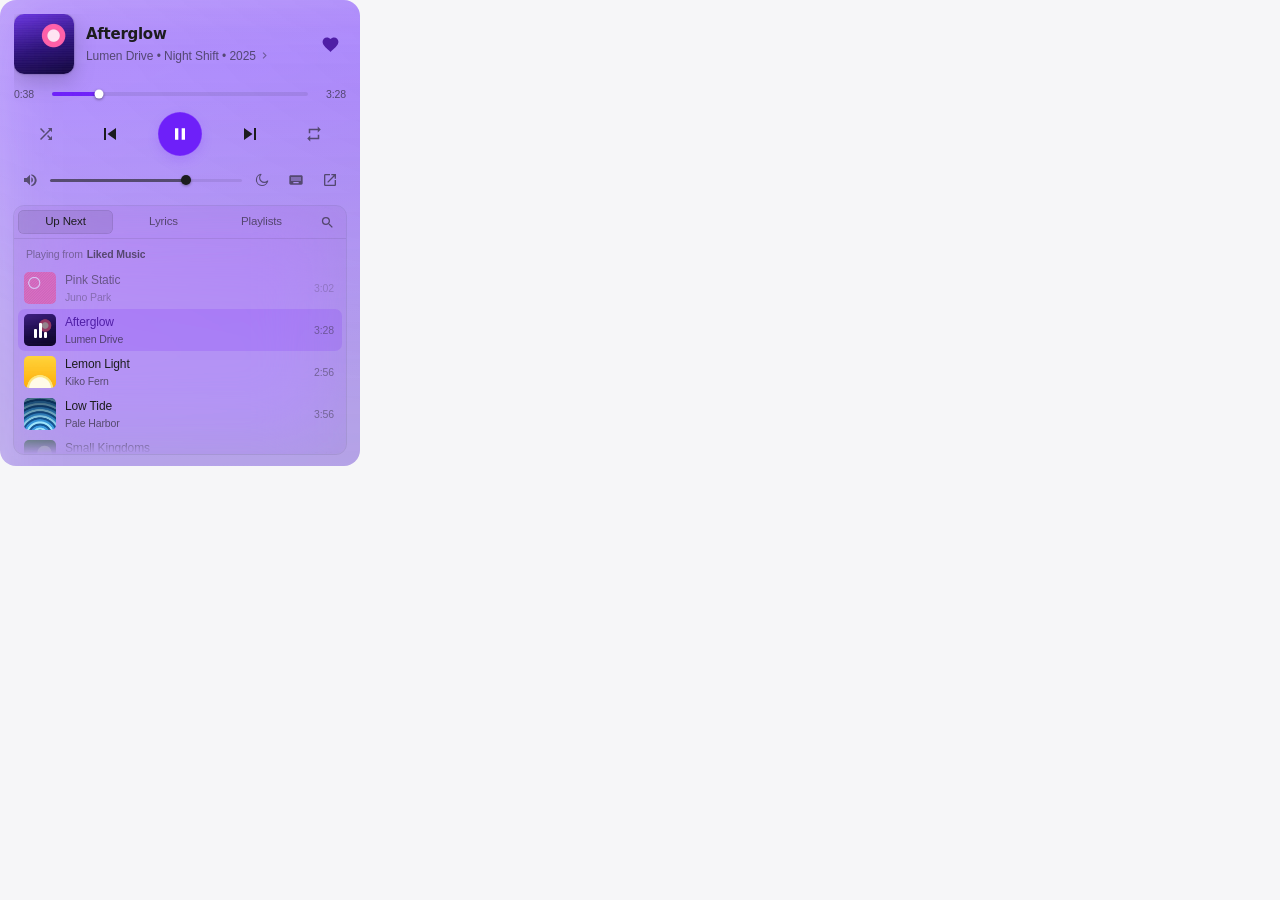
<file: demo/popup.html>
<!DOCTYPE html>
<html lang="en">
  <head>
    <meta charset="utf-8" />
    <meta name="viewport" content="width=device-width, initial-scale=1" />
    <title>Pink Player</title>
    <meta name="robots" content="noindex" />
    <!-- The extension's own popup.html, popup.css, popup.js and lyrics.js, unchanged
         (release 0.4.1), with demo.js standing in for chrome.* and YouTube Music. -->
    <link rel="stylesheet" href="popup.css" />
  </head>
  <body class="state-loading" tabindex="-1">
    <div class="ambient" aria-hidden="true"></div>
    <div class="ambient-tint" aria-hidden="true"></div>

    <main class="player">
      <!-- Full transport. Folds away while searching. -->
      <section class="transport" aria-label="Now playing">
        <div class="transport-inner">
          <header class="head">
            <button class="art-wrap" id="art-btn" type="button" aria-label="Open the YouTube Music tab" title="Open YouTube Music">
              <img class="art" alt="" crossorigin="anonymous" />
              <span class="art-fallback" aria-hidden="true">
                <svg viewBox="0 0 24 24"><path d="M12 3v10.55A4 4 0 1 0 14 17V7h4V3z"/></svg>
              </span>
              <span class="art-hover" aria-hidden="true">
                <svg viewBox="0 0 24 24"><path d="M19 19H5V5h7V3H5a2 2 0 0 0-2 2v14a2 2 0 0 0 2 2h14c1.1 0 2-.9 2-2v-7h-2v7zM14 3v2h3.59l-9.83 9.83 1.41 1.41L19 6.41V10h2V3h-7z"/></svg>
              </span>
            </button>
            <div class="meta">
              <div class="title-wrap"><span class="title" title=""></span></div>
              <button class="artist-link" id="artist-btn" type="button">
                <span class="artist"></span>
                <svg viewBox="0 0 24 24" aria-hidden="true"><path d="M10 6 8.59 7.41 13.17 12l-4.58 4.59L10 18l6-6z"/></svg>
              </button>
            </div>
            <button class="btn-like" data-cmd="toggleLike" type="button" aria-label="Like" aria-pressed="false" title="Like  (L)">
              <svg class="ico-heart-outline" viewBox="0 0 24 24" aria-hidden="true"><path d="M16.5 3c-1.74 0-3.41.81-4.5 2.09C10.91 3.81 9.24 3 7.5 3 4.42 3 2 5.42 2 8.5c0 3.78 3.4 6.86 8.55 11.54L12 21.35l1.45-1.32C18.6 15.36 22 12.28 22 8.5 22 5.42 19.58 3 16.5 3zm-4.4 15.55l-.1.1-.1-.1C7.14 14.24 4 11.39 4 8.5 4 6.5 5.5 5 7.5 5c1.54 0 3.04.99 3.57 2.36h1.87C13.46 5.99 14.96 5 16.5 5c2 0 3.5 1.5 3.5 3.5 0 2.89-3.14 5.74-7.9 10.05z"/></svg>
              <svg class="ico-heart-filled" viewBox="0 0 24 24" aria-hidden="true"><path d="M12 21.35l-1.45-1.32C5.4 15.36 2 12.28 2 8.5 2 5.42 4.42 3 7.5 3c1.74 0 3.41.81 4.5 2.09C13.09 3.81 14.76 3 16.5 3 19.58 3 22 5.42 22 8.5c0 3.78-3.4 6.86-8.55 11.54L12 21.35z"/></svg>
            </button>
          </header>

          <div class="scrubber" role="slider" aria-label="Seek" aria-valuemin="0" aria-valuemax="0" aria-valuenow="0" tabindex="0">
            <span class="time-pos">0:00</span>
            <div class="scrubber-track">
              <div class="scrubber-fill"></div>
              <div class="scrubber-thumb"></div>
            </div>
            <span class="time-dur">0:00</span>
          </div>

          <div class="controls">
            <button class="btn-toggle btn-shuffle" data-cmd="toggleShuffle" type="button" aria-label="Shuffle" aria-pressed="false" title="Shuffle  (S)">
              <svg viewBox="0 0 24 24" aria-hidden="true"><path d="M10.59 9.17L5.41 4 4 5.41l5.17 5.17 1.42-1.41zM14.5 4l2.04 2.04L4 18.59 5.41 20 17.96 7.46 20 9.5V4h-5.5zm.33 9.41l-1.41 1.41 3.13 3.13L14.5 20H20v-5.5l-2.04 2.04-3.13-3.13z"/></svg>
            </button>
            <button class="btn-icon" data-cmd="previous" type="button" aria-label="Previous" title="Previous  (←)">
              <svg viewBox="0 0 24 24" aria-hidden="true"><path d="M6 6h2v12H6zM9.5 12l8.5 6V6z"/></svg>
            </button>
            <button class="btn-play" data-cmd="playPause" type="button" aria-label="Play / Pause" title="Play / Pause  (Space)">
              <svg class="ico-play" viewBox="0 0 24 24" aria-hidden="true"><path d="M8 5v14l11-7z"/></svg>
              <svg class="ico-pause" viewBox="0 0 24 24" aria-hidden="true"><path d="M6 5h4v14H6zM14 5h4v14h-4z"/></svg>
            </button>
            <button class="btn-icon" data-cmd="next" type="button" aria-label="Next" title="Next  (→)">
              <svg viewBox="0 0 24 24" aria-hidden="true"><path d="M6 18l8.5-6L6 6zM16 6h2v12h-2z"/></svg>
            </button>
            <button class="btn-toggle btn-repeat" data-cmd="toggleRepeat" type="button" aria-label="Repeat off" aria-pressed="false" title="Repeat  (R)">
              <svg viewBox="0 0 24 24" aria-hidden="true"><path d="M7 7h10v3l4-4-4-4v3H5v6h2V7zm10 10H7v-3l-4 4 4 4v-3h12v-6h-2v4z"/></svg>
              <span class="repeat-one" aria-hidden="true">1</span>
            </button>
          </div>

          <div class="utility">
            <button class="btn-mini" id="vol-btn" type="button" aria-label="Mute / unmute" title="Mute  (M)">
              <svg class="ico-vol-up" viewBox="0 0 24 24" aria-hidden="true"><path d="M3 9v6h4l5 5V4L7 9H3zm13.5 3A4.5 4.5 0 0 0 14 7.97v8.05a4.5 4.5 0 0 0 2.5-4.02zM14 3.23v2.06A8 8 0 0 1 19 12a8 8 0 0 1-5 7.42v2.1A10 10 0 0 0 22 12 10 10 0 0 0 14 3.23z"/></svg>
              <svg class="ico-vol-mid" viewBox="0 0 24 24" aria-hidden="true"><path d="M3 9v6h4l5 5V4L7 9H3zm13.5 3A4.5 4.5 0 0 0 14 7.97v8.05a4.5 4.5 0 0 0 2.5-4.02z"/></svg>
              <svg class="ico-vol-mute" viewBox="0 0 24 24" aria-hidden="true"><path d="M3.63 3.63a1 1 0 0 0 0 1.41L7.29 8.7 7 9H3v6h4l5 5v-6.59l4.18 4.18c-.49.37-1.02.69-1.61.92v2.06a8.96 8.96 0 0 0 3.06-1.51l1.95 1.95a1 1 0 0 0 1.41-1.41L5.05 3.63a1 1 0 0 0-1.42 0zM19 12c0 .94-.2 1.82-.54 2.64l1.51 1.51A8.96 8.96 0 0 0 21 12c0-4.28-3-7.86-7-8.77v2.06c2.89.86 5 3.54 5 6.71zM12 4L9.91 6.09 12 8.18V4zm4.5 8A4.5 4.5 0 0 0 14 7.97v1.79l2.48 2.48c.01-.08.02-.16.02-.24z"/></svg>
            </button>
            <input type="range" id="vol-slider" min="0" max="1" step="0.01" value="1" aria-label="Volume" title="Volume  (↑ ↓)" />
            <div class="sleep">
              <button class="btn-mini sleep-btn" id="sleep-btn" type="button" aria-label="Sleep timer" aria-haspopup="menu" aria-expanded="false" title="Sleep timer">
                <svg viewBox="0 0 24 24" aria-hidden="true"><path d="M20.5 13.5A8.5 8.5 0 1 1 10.5 3.5 6.5 6.5 0 0 0 20.5 13.5z"/></svg>
                <span class="sleep-label" id="sleep-label"></span>
              </button>
              <div class="sleep-menu" id="sleep-menu" role="menu" aria-label="Sleep timer">
                <span class="menu-heading">Pause after</span>
                <button class="sleep-item" type="button" role="menuitemradio" aria-checked="false" data-sleep="15"><span>15 minutes</span><svg viewBox="0 0 24 24" aria-hidden="true"><path d="M9 16.17L4.83 12l-1.42 1.41L9 19 21 7l-1.41-1.41z"/></svg></button>
                <button class="sleep-item" type="button" role="menuitemradio" aria-checked="false" data-sleep="30"><span>30 minutes</span><svg viewBox="0 0 24 24" aria-hidden="true"><path d="M9 16.17L4.83 12l-1.42 1.41L9 19 21 7l-1.41-1.41z"/></svg></button>
                <button class="sleep-item" type="button" role="menuitemradio" aria-checked="false" data-sleep="60"><span>1 hour</span><svg viewBox="0 0 24 24" aria-hidden="true"><path d="M9 16.17L4.83 12l-1.42 1.41L9 19 21 7l-1.41-1.41z"/></svg></button>
                <button class="sleep-item" type="button" role="menuitemradio" aria-checked="false" data-sleep="track"><span>End of this song</span><svg viewBox="0 0 24 24" aria-hidden="true"><path d="M9 16.17L4.83 12l-1.42 1.41L9 19 21 7l-1.41-1.41z"/></svg></button>
                <div class="menu-divider sleep-off-part" aria-hidden="true"></div>
                <button class="sleep-item sleep-off sleep-off-part" type="button" role="menuitem" data-sleep="cancel"><span>Turn off timer</span></button>
              </div>
            </div>
            <button class="btn-mini" id="shortcuts-btn" type="button" aria-label="Keyboard shortcuts" title="Keyboard shortcuts  (?)">
              <svg viewBox="0 0 24 24" aria-hidden="true"><path d="M20 5H4c-1.1 0-1.99.9-1.99 2L2 17c0 1.1.9 2 2 2h16c1.1 0 2-.9 2-2V7c0-1.1-.9-2-2-2zm-9 3h2v2h-2V8zm0 3h2v2h-2v-2zM8 8h2v2H8V8zm0 3h2v2H8v-2zm-1 2H5v-2h2v2zm0-3H5V8h2v2zm9 7H8v-2h8v2zm0-4h-2v-2h2v2zm0-3h-2V8h2v2zm3 3h-2v-2h2v2zm0-3h-2V8h2v2z"/></svg>
            </button>
            <button class="btn-mini" id="popout-btn" type="button" aria-label="Pop out player" title="Pop out player">
              <svg viewBox="0 0 24 24" aria-hidden="true"><path d="M19 19H5V5h7V3H5a2 2 0 0 0-2 2v14a2 2 0 0 0 2 2h14c1.1 0 2-.9 2-2v-7h-2v7zM14 3v2h3.59l-9.83 9.83 1.41 1.41L19 6.41V10h2V3h-7z"/></svg>
            </button>
          </div>
        </div>
      </section>

      <!-- Slim now-playing strip, shown while searching. -->
      <section class="mini" aria-label="Now playing">
        <div class="mini-inner">
          <button class="mini-main" id="mini-back" type="button" aria-label="Back to player">
            <span class="mini-art"><img class="mini-art-img" alt="" /></span>
            <span class="mini-meta">
              <span class="mini-title"></span>
              <span class="mini-artist"></span>
            </span>
          </button>
          <button class="mini-play" data-cmd="playPause" type="button" aria-label="Play / Pause">
            <svg class="ico-play" viewBox="0 0 24 24" aria-hidden="true"><path d="M8 5v14l11-7z"/></svg>
            <svg class="ico-pause" viewBox="0 0 24 24" aria-hidden="true"><path d="M6 5h4v14H6zM14 5h4v14h-4z"/></svg>
          </button>
        </div>
      </section>

      <!-- Why a command didn't take effect (blocked autoplay, unreachable tab) -->
      <div class="notice" id="notice" role="status" hidden>
        <div class="notice-text">
          <span class="notice-title"></span>
          <span class="notice-body"></span>
        </div>
        <button class="btn-secondary notice-action" id="notice-action" type="button"></button>
      </div>

      <section class="panel">
        <div class="panel-tabs" role="tablist">
          <button class="tab is-active" data-tab="queue" type="button" role="tab" aria-selected="true" title="Up Next  (1)"><span>Up Next</span></button>
          <button class="tab" data-tab="lyrics" type="button" role="tab" aria-selected="false" title="Lyrics  (2)"><span>Lyrics</span></button>
          <button class="tab" data-tab="playlists" type="button" role="tab" aria-selected="false" title="Playlists  (3)">
            <svg class="tab-lock" viewBox="0 0 24 24" role="img" aria-label="Pro"><path d="M18 8h-1V6c0-2.76-2.24-5-5-5S7 3.24 7 6v2H6c-1.1 0-2 .9-2 2v10c0 1.1.9 2 2 2h12c1.1 0 2-.9 2-2V10c0-1.1-.9-2-2-2zm-6 9c-1.1 0-2-.9-2-2s.9-2 2-2 2 .9 2 2-.9 2-2 2zm3.1-9H8.9V6c0-1.71 1.39-3.1 3.1-3.1 1.71 0 3.1 1.39 3.1 3.1v2z"/></svg>
            <span>Playlists</span>
          </button>
          <button class="tab-search" id="search-open" type="button" aria-label="Search YouTube Music" title="Search  ( / )">
            <svg viewBox="0 0 24 24" aria-hidden="true"><path d="M15.5 14h-.79l-.28-.27A6.47 6.47 0 0 0 16 9.5 6.5 6.5 0 1 0 9.5 16c1.61 0 3.09-.59 4.23-1.57l.27.28v.79l5 4.99L20.49 19l-4.99-5zm-6 0C7.01 14 5 11.99 5 9.5S7.01 5 9.5 5 14 7.01 14 9.5 11.99 14 9.5 14z"/></svg>
          </button>
        </div>

        <div class="search-bar">
          <div class="search-field">
            <svg viewBox="0 0 24 24" aria-hidden="true"><path d="M15.5 14h-.79l-.28-.27A6.47 6.47 0 0 0 16 9.5 6.5 6.5 0 1 0 9.5 16c1.61 0 3.09-.59 4.23-1.57l.27.28v.79l5 4.99L20.49 19l-4.99-5zm-6 0C7.01 14 5 11.99 5 9.5S7.01 5 9.5 5 14 7.01 14 9.5 11.99 14 9.5 14z"/></svg>
            <input id="search-input" type="text" placeholder="Search songs, artists, albums" aria-label="Search YouTube Music" autocomplete="off" spellcheck="false" enterkeyhint="search" />
            <button class="search-clear" id="search-clear" type="button" aria-label="Clear search" hidden>
              <svg viewBox="0 0 24 24" aria-hidden="true"><path d="M19 6.41L17.59 5 12 10.59 6.41 5 5 6.41 10.59 12 5 17.59 6.41 19 12 13.41 17.59 19 19 17.59 13.41 12z"/></svg>
            </button>
          </div>
          <button class="search-cancel" id="search-cancel" type="button">Cancel</button>
        </div>

        <div class="chips-row" id="chips-row" hidden></div>
        <div class="search-progress" id="search-progress" aria-hidden="true" hidden><span></span></div>

        <div class="panel-body">
          <div class="tab-view queue-view is-active" data-view="queue"></div>
          <div class="tab-view lyrics-view" data-view="lyrics">
            <div class="lyrics-empty">No lyrics found</div>
            <div class="lyrics-lines"></div>
            <div class="lyrics-source" hidden><span class="dot" aria-hidden="true"></span><span>Synced lyrics · LRCLIB</span></div>
          </div>
          <div class="tab-view playlists-view" data-view="playlists"></div>
          <div class="tab-view search-view" data-view="search" aria-label="Search results"></div>
          <span class="scroll-thumb" aria-hidden="true"></span>
        </div>

        <div class="hint-bar" id="hint-bar" aria-hidden="true" hidden></div>
      </section>
    </main>

    <!-- Keyboard shortcuts sheet -->
    <button class="sheet-backdrop" id="sheet-backdrop" type="button" aria-label="Close shortcuts" hidden></button>
    <div class="sheet" id="sheet" role="dialog" aria-label="Keyboard shortcuts" hidden>
      <span class="sheet-grabber" aria-hidden="true"></span>
      <div class="sheet-head">
        <span class="sheet-title">Keyboard shortcuts</span>
        <button class="sheet-close" id="sheet-close" type="button" aria-label="Close">
          <svg viewBox="0 0 24 24" aria-hidden="true"><path d="M19 6.41L17.59 5 12 10.59 6.41 5 5 6.41 10.59 12 5 17.59 6.41 19 12 13.41 17.59 19 19 17.59 13.41 12z"/></svg>
        </button>
      </div>
      <div class="sheet-rows" id="sheet-rows"></div>
    </div>

    <output class="toast" id="toast" hidden></output>

    <section class="empty">
      <div class="empty-art">
        <svg viewBox="0 0 24 24" width="24" height="24"><path fill="currentColor" d="M12 3v10.55A4 4 0 1 0 14 17V7h4V3z"/></svg>
      </div>
      <p class="empty-msg" id="empty-msg">Connecting to YouTube Music...</p>
      <p class="empty-hint" id="empty-hint">If YouTube Music is already open, reload that tab or allow Pink Player on music.youtube.com.</p>
      <div class="empty-actions">
        <button class="btn-primary" id="reload-ytm" type="button" hidden>Reload YouTube Music</button>
        <button class="btn-primary" id="open-ytm" type="button">Open YouTube Music</button>
        <button class="btn-secondary" id="retry-ytm" type="button">Retry</button>
      </div>
    </section>

    <section class="loading">
      <div class="spinner" aria-hidden="true"></div>
    </section>

    <script src="demo.js"></script>
    <script src="lyrics.js"></script>
    <script src="popup.js"></script>
  </body>
</html>
</file>
<file: assets/site.css>
/* =========================================================================
   Pink Player — website ("In the Tab" direction)
   ========================================================================= */

:root {
  color-scheme: light;
  --ground: #eef0f4;
  --surface: #ffffff;
  --ink: #121418;
  --dim: #5b616e;
  --line: #dde0e6;
  --line-soft: #eceef2;
  --chrome: #e3e6ec;
  --pink: #ff4d96;
  --pink-text: #c81e66;
  --pink-display: #d4206b;
  --font: "Instrument Sans", -apple-system, BlinkMacSystemFont, "Segoe UI", sans-serif;
}

*,
*::before,
*::after { box-sizing: border-box; }

html { scroll-behavior: smooth; }

body {
  margin: 0;
  background: var(--ground);
  color: var(--ink);
  font: 16px/1.5 var(--font);
  -webkit-font-smoothing: antialiased;
  text-rendering: optimizeLegibility;
  overflow-x: hidden;
}

a { color: var(--pink-text); }
a:hover { color: #9e1450; }

:focus-visible {
  outline: 2px solid var(--pink-text);
  outline-offset: 3px;
}

.sr-only {
  position: absolute;
  width: 1px;
  height: 1px;
  padding: 0;
  margin: -1px;
  overflow: hidden;
  clip: rect(0, 0, 0, 0);
  white-space: nowrap;
  border: 0;
}

.skip-link {
  position: absolute;
  left: 16px;
  top: -60px;
  z-index: 10;
  padding: 10px 16px;
  border-radius: 10px;
  background: var(--ink);
  color: #fff;
  font-weight: 600;
  text-decoration: none;
}
.skip-link:focus { top: 12px; color: #fff; }

.wrap {
  max-width: 1200px;
  margin: 0 auto;
  padding: 0 24px;
}

/* -------------------------------------------------------------------------
   Header
   ------------------------------------------------------------------------- */
.site-header .wrap {
  display: flex;
  align-items: center;
  justify-content: space-between;
  flex-wrap: wrap;
  gap: 8px 24px;
  padding-top: 16px;
  padding-bottom: 16px;
}
.brand {
  display: inline-flex;
  align-items: center;
  gap: 10px;
  min-height: 44px;
  color: var(--ink);
  font-size: 18px;
  font-weight: 650;
  letter-spacing: -0.02em;
  text-decoration: none;
}
.brand:hover { color: var(--ink); }
.brand svg { flex-shrink: 0; }
.nav {
  display: flex;
  align-items: center;
  flex-wrap: wrap;
  gap: 4px 24px;
}
.nav-link {
  display: inline-flex;
  align-items: center;
  min-height: 44px;
  color: var(--dim);
  font-size: 15px;
  text-decoration: none;
}
.nav-link:hover { color: var(--ink); }

/* -------------------------------------------------------------------------
   Buttons
   ------------------------------------------------------------------------- */
.btn {
  display: inline-flex;
  align-items: center;
  justify-content: center;
  gap: 8px;
  height: 50px;
  padding: 0 22px;
  border-radius: 14px;
  font: 600 16px/1 var(--font);
  text-decoration: none;
  white-space: nowrap;
  transition: transform 120ms ease, background-color 160ms ease, box-shadow 160ms ease, filter 160ms ease;
}
.btn:active { transform: scale(0.98); }
.btn-sm { height: 44px; padding: 0 18px; border-radius: 12px; font-size: 15px; }
.btn-lg { height: 54px; padding: 0 24px; }
.btn-dark { background: var(--ink); color: #fff; }
.btn-dark:hover { background: #2a2d35; color: #fff; }
.btn-pink { background: var(--pink); color: var(--ink); font-weight: 700; }
.btn-pink:hover { color: var(--ink); filter: brightness(1.06); }

/* -------------------------------------------------------------------------
   Hero
   ------------------------------------------------------------------------- */
.hero { padding-top: 56px; }
.hero-top {
  display: flex;
  flex-wrap: wrap;
  align-items: flex-end;
  justify-content: space-between;
  gap: 28px 56px;
}
.display {
  flex: 1 1 560px;
  margin: 0;
  font-size: clamp(48px, 7vw, 84px);
  font-weight: 650;
  font-stretch: 85%;
  line-height: 0.98;
  letter-spacing: -0.04em;
}
.display span { display: block; }
.display .accent { color: var(--pink-display); }
.hero-side {
  flex: 1 1 340px;
  max-width: 420px;
  display: flex;
  flex-direction: column;
  gap: 22px;
}
.lede {
  margin: 0;
  font-size: 18px;
  line-height: 1.55;
  color: var(--dim);
  text-wrap: pretty;
}
.lede strong {
  color: var(--ink);
  font-weight: 600;
}
.actions {
  display: flex;
  flex-wrap: wrap;
  align-items: center;
  gap: 12px 18px;
}
.hint {
  margin: 0;
  font-size: 14px;
  line-height: 1.45;
  color: var(--dim);
}

/* Browser window illustration */
.window {
  margin-top: 56px;
  border-radius: 18px;
  background: var(--surface);
  box-shadow: 0 60px 120px -40px rgba(18, 20, 24, 0.35), 0 0 0 1px rgba(18, 20, 24, 0.08);
  overflow: hidden;
}
/* A busy tab strip: eleven tabs squeezed like a real browser, YouTube Music buried in the middle */
.window-tabs {
  height: 46px;
  padding: 0 8px 0 14px;
  background: var(--chrome);
  display: flex;
  align-items: flex-end;
  overflow: hidden;
}
.window-dots {
  align-self: center;
  display: flex;
  flex-shrink: 0;
  gap: 7px;
  margin-right: 12px;
}
.window-dots span {
  width: 12px;
  height: 12px;
  border-radius: 50%;
  background: #c9ced8;
}
.window-tab {
  position: relative;
  flex: 1 1 0;
  min-width: 0;
  max-width: 220px;
  height: 36px;
  padding: 0 10px;
  display: flex;
  align-items: center;
  gap: 7px;
  font-size: 12.5px;
  color: var(--dim);
}
.window-tab::before {
  content: "";
  position: absolute;
  left: 0;
  top: 11px;
  bottom: 11px;
  width: 1px;
  background: #c4c9d3;
}
.window-dots + .window-tab::before,
.window-tab.is-active::before,
.window-tab.is-active + .window-tab::before { display: none; }
.window-tab svg {
  width: 14px;
  height: 14px;
  flex-shrink: 0;
  fill: none;
  stroke: currentColor;
  stroke-width: 2;
  stroke-linecap: round;
  stroke-linejoin: round;
}
.window-tab .solid { fill: currentColor; stroke: none; }
.window-tab span {
  min-width: 0;
  white-space: nowrap;
  overflow: hidden;
  text-overflow: ellipsis;
}
.window-tab .audible {
  width: 13px;
  height: 13px;
  margin-left: auto;
}
.window-tab.is-active {
  border-radius: 10px 10px 0 0;
  background: var(--surface);
  color: var(--ink);
}
.window-tab.is-music { color: var(--ink); }
.window-tab.is-music svg { color: var(--pink-text); }
.window-new {
  flex-shrink: 0;
  align-self: center;
  width: 28px;
  height: 28px;
  margin-left: 4px;
  display: inline-flex;
  align-items: center;
  justify-content: center;
  color: var(--dim);
}
.window-new svg {
  width: 16px;
  height: 16px;
  fill: none;
  stroke: currentColor;
  stroke-width: 2;
  stroke-linecap: round;
}
.window-bar {
  height: 52px;
  padding: 0 14px;
  border-bottom: 1px solid #e8eaef;
  display: flex;
  align-items: center;
  gap: 12px;
}
.window-bar > svg { flex-shrink: 0; }
.window-url {
  flex: 1;
  min-width: 0;
  height: 34px;
  padding: 0 14px;
  border-radius: 17px;
  background: #f1f3f6;
  display: flex;
  align-items: center;
  gap: 8px;
  font-size: 13.5px;
  color: var(--dim);
}
.window-url svg { flex-shrink: 0; }
.window-url span {
  white-space: nowrap;
  overflow: hidden;
  text-overflow: ellipsis;
}
.window-ext {
  width: 26px;
  height: 26px;
  border-radius: 8px;
  background: var(--chrome);
  flex-shrink: 0;
}
.window-pp {
  width: 36px;
  height: 36px;
  border-radius: 50%;
  background: #ffe0ee;
  flex-shrink: 0;
  display: inline-flex;
  align-items: center;
  justify-content: center;
}
.window-stage {
  position: relative;
  height: 540px;
}
.doc {
  max-width: 640px;
  padding: 56px 64px;
  display: flex;
  flex-direction: column;
  gap: 14px;
}
.doc span {
  display: block;
  height: 11px;
  border-radius: 6px;
  background: #eef0f4;
}
.doc .doc-title { height: 30px; width: 62%; border-radius: 8px; background: var(--chrome); }
.doc .doc-meta { width: 28%; margin-bottom: 18px; }
.doc .doc-h { height: 18px; width: 38%; background: var(--chrome); margin: 8px 0 6px; }
.doc .doc-box {
  height: auto;
  padding: 18px 20px;
  border-radius: 12px;
  background: #f6f7f9;
  display: flex;
  flex-direction: column;
  gap: 10px;
  margin-top: 18px;
}
.doc .doc-box span { background: var(--chrome); }
.window-popup {
  position: absolute;
  right: 28px;
  top: 8px;
  z-index: 2;
}
/* The live demo: the extension's real popup in a frame (demo/popup.html). */
.pp-frame {
  width: 360px;
  height: 466px;
  border-radius: 16px;
  overflow: hidden;
  background: #efe9f7;
  box-shadow: 0 40px 80px -24px rgba(18, 20, 24, 0.45), 0 0 0 1px rgba(18, 20, 24, 0.06);
}
.pp-frame iframe {
  display: block;
  width: 360px;
  height: 466px;
  border: 0;
}
.demo-note {
  margin: 16px 0 0;
  text-align: center;
  font-size: 14px;
  color: var(--dim);
}

/* Search */
.feature {
  display: flex;
  flex-wrap: wrap;
  align-items: center;
  gap: 40px 64px;
}
.feature-copy { flex: 1 1 360px; min-width: 0; }
.feature-stage {
  flex: 1 1 440px;
  min-width: 0;
  padding: 44px 0;
  border-radius: 24px;
  display: flex;
  justify-content: center;
}
.feature-stage img {
  display: block;
  width: 360px;
  max-width: calc(100% - 32px);
  height: auto;
  border-radius: 16px;
  box-shadow: 0 30px 60px -28px rgba(18, 20, 24, 0.4), 0 0 0 1px rgba(18, 20, 24, 0.06);
}
.ticks {
  margin: 26px 0 0;
  padding: 0;
  list-style: none;
  display: grid;
  gap: 12px;
}
.ticks li {
  position: relative;
  padding-left: 32px;
  line-height: 1.55;
  color: var(--dim);
}
.ticks li strong { color: var(--ink); font-weight: 600; }
.ticks li::before {
  content: "";
  position: absolute;
  left: 0;
  top: 3px;
  width: 20px;
  height: 20px;
  border-radius: 50%;
  background: #ffe0ee url("data:image/svg+xml,%3Csvg xmlns='http://www.w3.org/2000/svg' viewBox='0 0 24 24' fill='none' stroke='%23c81e66' stroke-width='3' stroke-linecap='round' stroke-linejoin='round'%3E%3Cpath d='M5 12.5l4.5 4.5L19 7.5'/%3E%3C/svg%3E") center / 12px no-repeat;
}

/* -------------------------------------------------------------------------
   Sections
   ------------------------------------------------------------------------- */
.section { padding-top: 140px; }
.eyebrow {
  margin: 0;
  font-size: 13px;
  font-weight: 600;
  letter-spacing: 0.1em;
  text-transform: uppercase;
  color: var(--pink-text);
}
.title {
  margin: 14px 0 0;
  max-width: 720px;
  font-size: clamp(38px, 5vw, 60px);
  font-weight: 650;
  font-stretch: 85%;
  line-height: 1.02;
  letter-spacing: -0.035em;
  text-wrap: balance;
}
.title-sm {
  font-size: clamp(34px, 4vw, 48px);
  line-height: 1.04;
}
.copy {
  margin: 16px 0 0;
  font-size: 17px;
  line-height: 1.6;
  color: var(--dim);
}

/* Three tabs */
.trio {
  margin-top: 56px;
  display: grid;
  grid-template-columns: repeat(auto-fit, minmax(min(340px, 100%), 1fr));
  gap: 40px 24px;
}
.trio-card {
  display: flex;
  flex-direction: column;
  gap: 10px;
}
.trio-stage {
  margin-bottom: 8px;
  padding: 28px 0;
  border-radius: 24px;
  display: flex;
  justify-content: center;
  overflow: hidden;
}
.trio-stage img {
  display: block;
  width: 310px;
  max-width: calc(100% - 32px);
  height: auto;
  border-radius: 14px;
  box-shadow: 0 30px 60px -28px rgba(18, 20, 24, 0.4), 0 0 0 1px rgba(18, 20, 24, 0.06);
}
.tint-lilac { background: #e9e4f6; }
.tint-sky { background: #e1ecf6; }
.tint-blush { background: #f6e2ec; }
.trio-card h3 {
  margin: 0;
  font-size: 22px;
  font-weight: 650;
  letter-spacing: -0.02em;
}
.trio-card p {
  margin: 0;
  line-height: 1.55;
  color: var(--dim);
}
.trio-head {
  display: flex;
  align-items: center;
  gap: 10px;
}
.badge {
  display: inline-flex;
  align-items: center;
  height: 24px;
  padding: 0 9px;
  border-radius: 999px;
  background: var(--ink);
  color: #fff;
  font-size: 12px;
  font-weight: 600;
  letter-spacing: 0.04em;
}

/* Real screenshots: one row, equal heights (columns follow each image's aspect ratio) */
.wild {
  margin-top: 48px;
  display: grid;
  grid-template-columns: 1.8714fr 2.3297fr;
  gap: 24px;
  align-items: start;
}
.wild figure { margin: 0; min-width: 0; }
.wild a {
  display: block;
  border-radius: 14px;
  overflow: hidden;
  box-shadow: 0 30px 60px -30px rgba(18, 20, 24, 0.35), 0 0 0 1px rgba(18, 20, 24, 0.08);
  transition: transform 160ms ease, box-shadow 160ms ease;
}
.wild a:hover {
  transform: translateY(-2px);
  box-shadow: 0 36px 70px -30px rgba(18, 20, 24, 0.4), 0 0 0 1px rgba(18, 20, 24, 0.1);
}
.wild img {
  display: block;
  width: 100%;
  height: auto;
}
.wild figcaption {
  margin-top: 12px;
  font-size: 14.5px;
  color: var(--dim);
}

/* Keyboard */
.panel {
  border-radius: 28px;
  background: var(--surface);
  box-shadow: 0 0 0 1px rgba(18, 20, 24, 0.06), 0 30px 60px -40px rgba(18, 20, 24, 0.25);
  padding: clamp(28px, 5vw, 56px);
  display: flex;
  flex-wrap: wrap;
  align-items: center;
  gap: 40px 64px;
}
.panel > * {
  flex: 1 1 340px;
  min-width: 0;
}
.keys { margin: 0; }
.keys > div {
  display: flex;
  flex-wrap: wrap;
  align-items: center;
  justify-content: space-between;
  gap: 10px 16px;
  padding: 16px 0;
  border-bottom: 1px solid #e8eaef;
}
.keys > div:last-child { border-bottom: 0; }
.keys dt { font-size: 17px; font-weight: 600; }
.keys dd {
  margin: 0;
  display: flex;
  gap: 6px;
}
.keys .note { font-size: 15px; color: var(--dim); }
kbd {
  display: inline-flex;
  align-items: center;
  justify-content: center;
  min-width: 40px;
  height: 40px;
  padding: 0 12px;
  border-radius: 10px;
  background: #f6f7f9;
  box-shadow: inset 0 -2px 0 rgba(18, 20, 24, 0.12), 0 0 0 1px rgba(18, 20, 24, 0.12);
  color: var(--ink);
  font: 600 15px/1 var(--font);
}
kbd.wide { padding: 0 16px; }
.copy kbd {
  min-width: 24px;
  height: 24px;
  padding: 0 7px;
  border-radius: 6px;
  font-size: 13px;
  vertical-align: 1px;
}

/* Small details */
.details {
  margin-top: 40px;
  display: grid;
  grid-template-columns: repeat(auto-fit, minmax(min(320px, 100%), 1fr));
  column-gap: 32px;
  border-top: 1px solid var(--line);
}
.detail {
  padding: 28px 0;
  border-bottom: 1px solid var(--line);
  display: flex;
  align-items: flex-start;
  gap: 16px;
}
.detail-icon {
  width: 42px;
  height: 42px;
  border-radius: 12px;
  flex-shrink: 0;
  background: var(--surface);
  box-shadow: 0 0 0 1px rgba(18, 20, 24, 0.08);
  display: inline-flex;
  align-items: center;
  justify-content: center;
}
.detail-icon svg {
  width: 20px;
  height: 20px;
  fill: none;
  stroke: var(--ink);
  stroke-width: 1.8;
  stroke-linecap: round;
  stroke-linejoin: round;
}
.detail h3 { margin: 0; font-size: 18px; font-weight: 650; }
.detail p {
  margin: 4px 0 0;
  font-size: 15.5px;
  line-height: 1.55;
  color: var(--dim);
}

/* Privacy */
.split {
  display: flex;
  flex-wrap: wrap;
  gap: 40px 64px;
}
.split > :first-child { flex: 1 1 320px; min-width: 0; }
.split > :last-child { flex: 1.4 1 480px; min-width: 0; }
.facts {
  margin: 0;
  padding: 6px 28px;
  border-radius: 22px;
  background: var(--surface);
  box-shadow: 0 0 0 1px rgba(18, 20, 24, 0.06);
}
.facts > div {
  display: flex;
  flex-wrap: wrap;
  justify-content: space-between;
  gap: 4px 24px;
  padding: 18px 0;
  border-bottom: 1px solid var(--line-soft);
}
.facts > div:last-child { border-bottom: 0; }
.facts dt { font-weight: 600; }
.facts dd { margin: 0; color: var(--dim); }
.text-link {
  display: inline-flex;
  align-items: center;
  gap: 8px;
  min-height: 44px;
  margin-top: 12px;
  font-weight: 600;
  text-decoration: none;
}

/* Closing call to action */
.cta {
  border-radius: 28px;
  background: var(--ink);
  color: #fff;
  padding: clamp(32px, 6vw, 64px);
  display: flex;
  flex-wrap: wrap;
  align-items: center;
  justify-content: space-between;
  gap: 28px 40px;
}
.cta-copy { flex: 1 1 420px; min-width: 0; }
.cta h2 {
  margin: 0;
  font-size: clamp(34px, 4.4vw, 52px);
  font-weight: 650;
  font-stretch: 85%;
  line-height: 1.02;
  letter-spacing: -0.035em;
  text-wrap: balance;
}
.cta p {
  margin: 14px 0 0;
  max-width: 560px;
  font-size: 17px;
  line-height: 1.6;
  color: rgba(255, 255, 255, 0.72);
}

/* Footer */
.site-footer .wrap {
  padding-top: 56px;
  padding-bottom: 40px;
  display: flex;
  flex-wrap: wrap;
  align-items: center;
  justify-content: space-between;
  gap: 8px 24px;
  font-size: 14px;
  color: var(--dim);
}
.site-footer a {
  display: inline-flex;
  align-items: center;
  min-height: 44px;
  color: var(--ink);
  text-decoration: none;
}
.site-footer a:hover { color: var(--pink-text); }

/* -------------------------------------------------------------------------
   Privacy policy page
   ------------------------------------------------------------------------- */
.policy {
  max-width: 760px;
  margin: 24px auto 0;
  padding: clamp(28px, 5vw, 56px);
  border-radius: 28px;
  background: var(--surface);
  box-shadow: 0 0 0 1px rgba(18, 20, 24, 0.06);
  line-height: 1.65;
}
.policy h1 {
  margin: 0;
  font-size: clamp(36px, 5vw, 52px);
  font-weight: 650;
  font-stretch: 85%;
  line-height: 1.04;
  letter-spacing: -0.035em;
}
.policy .updated { margin: 10px 0 0; color: var(--dim); font-size: 15px; }
.policy h2 {
  margin: 40px 0 10px;
  font-size: 22px;
  font-weight: 650;
  letter-spacing: -0.02em;
}
.policy p,
.policy li { color: #33363e; }
.policy ul { padding-left: 22px; }
.policy li { margin: 6px 0; }
.policy code {
  padding: 2px 6px;
  border-radius: 6px;
  background: var(--ground);
  font-size: 0.9em;
}

/* -------------------------------------------------------------------------
   Small screens
   ------------------------------------------------------------------------- */
@media (max-width: 760px) {
  .hide-sm { display: none !important; }
  .section { padding-top: 96px; }
  .window-dots { display: none; }
  .window-tab:not(.is-active) { flex: 0 0 24px; padding: 0 5px; }
  .window-tab:not(.is-active) span,
  .window-tab .audible { display: none; }
  .window-tab.is-active { flex: 0 0 auto; max-width: 128px; }
  .doc { display: none; }
  .window-stage { height: 430px; }
  .window-popup { right: auto; left: 50%; transform: translateX(-50%); }
  .window-popup .pp-frame { zoom: 0.84; }
  .wild { grid-template-columns: 1fr; gap: 32px; }
}

@media (prefers-reduced-motion: reduce) {
  html { scroll-behavior: auto; }
  .btn,
  .wild a { transition: none; }
}
</file>
<file: demo/popup.css>
/* =========================================================================
   Pink Player popup. One row component, one toast, one keyboard model for
   the player and search. Accent color comes from the album art (popup.js).
   ========================================================================= */

:root {
  --accent: #ff2d55;
  --accent-soft: rgba(255, 45, 85, 0.16);
  --accent-strong: rgba(255, 45, 85, 0.95);

  --bg: #0a0a0c;
  --surface: rgba(255, 255, 255, 0.06);
  --surface-hi: rgba(255, 255, 255, 0.12);
  --stroke: rgba(255, 255, 255, 0.10);
  --stroke-hi: rgba(255, 255, 255, 0.20);

  --text: #f3f3f5;
  --text-dim: rgba(243, 243, 245, 0.62);
  --text-faint: rgba(243, 243, 245, 0.42);

  --menu-bg: rgba(28, 28, 32, 0.96);
  --toast-bg: #f3f3f5;
  --toast-fg: #0a0a0c;
  --toast-line: rgba(10, 10, 12, 0.25);
  --error: #ff8a8a;
  --tint-end: rgba(0, 0, 0, 0.4);

  /* Accent as text or a small glyph: mixed toward the text color so an accent
     taken from dark album art still reads on the glass. */
  --accent-text: color-mix(in srgb, var(--accent) 62%, var(--text));

  --radius: 10px;
  --popup-radius: 16px;
  --popup-height: 466px;

  --shadow-art: 0 8px 22px rgba(0, 0, 0, 0.45), 0 1px 4px rgba(0, 0, 0, 0.35);
  --spring: cubic-bezier(0.32, 0.72, 0, 1);
  --ease: cubic-bezier(0.4, 0, 0.2, 1);
}

@media (prefers-color-scheme: light) {
  :root {
    --bg: #f6f6f8;
    --surface: rgba(0, 0, 0, 0.04);
    --surface-hi: rgba(0, 0, 0, 0.08);
    --stroke: rgba(0, 0, 0, 0.08);
    --stroke-hi: rgba(0, 0, 0, 0.15);
    --text: #1c1c1e;
    --text-dim: rgba(28, 28, 30, 0.62);
    --text-faint: rgba(28, 28, 30, 0.42);
    --menu-bg: rgba(255, 255, 255, 0.97);
    --toast-bg: #1c1c1e;
    --toast-fg: #f6f6f8;
    --toast-line: rgba(246, 246, 248, 0.3);
    --error: #c62828;
    --tint-end: rgba(255, 255, 255, 0.35);
    --shadow-art: 0 8px 22px rgba(0, 0, 0, 0.18), 0 1px 4px rgba(0, 0, 0, 0.10);
  }
}

* { box-sizing: border-box; }

html {
  background: transparent;
  border-radius: var(--popup-radius);
  overflow: hidden;
}

html, body {
  margin: 0;
  padding: 0;
  width: 360px;
  height: var(--popup-height);
  font: 500 13px/1.35 -apple-system, BlinkMacSystemFont, "SF Pro Text", "Apple SD Gothic Neo", "Malgun Gothic", "Helvetica Neue", sans-serif;
  letter-spacing: -0.01em;
  color: var(--text);
  background: transparent;
  overflow: hidden;
  -webkit-font-smoothing: antialiased;
}

button, input { font: inherit; letter-spacing: inherit; color: inherit; }

/* Chrome's blue focus ring is replaced by a subtle accent one. */
button:focus, input:focus, [tabindex]:focus { outline: none; }
button:focus-visible, [tabindex]:focus-visible {
  outline: 2px solid var(--accent-soft);
  outline-offset: 2px;
}
/* The body takes focus when the popup opens; it never shows a ring. */
body[tabindex]:focus-visible { outline: none; }

body {
  position: relative;
  background: var(--bg);
  border-radius: inherit;
  clip-path: inset(0 round var(--popup-radius));
  isolation: isolate;
}

html.chromium-shell,
body.chromium-shell {
  background: var(--bg);
  border-radius: 0;
}
body.chromium-shell { clip-path: none; }

html.floating,
body.floating {
  width: 100vw;
  height: 100vh;
  border-radius: 0;
  clip-path: none;
}

svg { display: block; }

/* =========================================================================
   Ambient backdrop
   ========================================================================= */
.ambient {
  position: fixed;
  inset: -60px;
  z-index: 0;
  background-image: var(--art-url);
  background-size: cover;
  background-position: center;
  filter: blur(56px) saturate(160%);
  opacity: 0;
  transition: opacity 500ms var(--ease);
  pointer-events: none;
}
.ambient-tint {
  position: fixed;
  inset: 0;
  z-index: 0;
  background:
    radial-gradient(120% 80% at 50% 0%, var(--accent-soft), transparent 60%),
    linear-gradient(180deg, transparent 0%, var(--tint-end) 100%);
  opacity: 0;
  transition: opacity 500ms var(--ease);
  pointer-events: none;
}
.has-art .ambient { opacity: 0.45; }
.has-art .ambient-tint { opacity: 1; }

/* =========================================================================
   State machine
   ========================================================================= */
.player, .empty, .loading { display: none; position: relative; z-index: 1; }
.state-playing .player,
.state-paused  .player    { display: flex; }
.state-empty   .empty     { display: flex; }
.state-loading .loading   { display: flex; }

/* =========================================================================
   Player
   ========================================================================= */
.player {
  flex-direction: column;
  height: 100%;
  padding: 14px 14px 12px;
}

/* Shared icon-button reset */
.btn-icon, .btn-play, .btn-mini, .btn-toggle, .btn-like, .btn-primary, .btn-secondary,
.tab, .tab-search, .mini-play, .mini-main, .artist-link, .row-main, .row-act, .chip,
.scope-btn, .chip-clear, .top-big, .search-clear, .search-cancel, .sleep-item,
.sheet-close, .text-link, .toast-undo, .list-link {
  appearance: none;
  border: 0;
  margin: 0;
  padding: 0;
  background: transparent;
  color: inherit;
  cursor: pointer;
  transition:
    transform 120ms var(--spring),
    background-color 160ms var(--ease),
    color 160ms var(--ease),
    opacity 160ms var(--ease),
    box-shadow 200ms var(--ease);
}

/* ---- Transport (folds away while searching) ---------------------------- */
.transport {
  flex-shrink: 0;
  overflow: hidden;
  max-height: 194px;
  opacity: 1;
  transition: max-height 320ms var(--spring), opacity 200ms var(--ease);
}
.transport-inner {
  display: flex;
  flex-direction: column;
  padding-bottom: 12px;
}

.head {
  display: flex;
  align-items: center;
  gap: 12px;
  height: 60px;
  min-width: 0;
}

.art-wrap {
  appearance: none;
  border: 0;
  padding: 0;
  margin: 0;
  cursor: pointer;
  position: relative;
  width: 60px;
  height: 60px;
  border-radius: 10px;
  overflow: hidden;
  flex-shrink: 0;
  background: var(--surface);
  box-shadow: var(--shadow-art);
  outline: 0.5px solid var(--stroke);
  outline-offset: -0.5px;
  transition: transform 160ms var(--spring);
}
.art-wrap:active { transform: scale(0.97); }
.art {
  width: 100%;
  height: 100%;
  object-fit: cover;
  opacity: 0;
  transition: opacity 350ms var(--ease);
}
.has-art .art { opacity: 1; }
.art-fallback,
.art-hover {
  position: absolute;
  inset: 0;
  display: flex;
  align-items: center;
  justify-content: center;
}
.art-fallback { color: var(--text-faint); }
.art-fallback svg { width: 22px; height: 22px; fill: currentColor; }
.has-art .art-fallback { display: none; }
.art-hover {
  background: rgba(0, 0, 0, 0.38);
  color: #fff;
  opacity: 0;
  transition: opacity 160ms var(--ease);
}
.art-hover svg { width: 18px; height: 18px; fill: currentColor; }
.art-wrap:hover .art-hover,
.art-wrap:focus-visible .art-hover { opacity: 1; }

.meta {
  display: flex;
  flex-direction: column;
  justify-content: center;
  align-items: flex-start;
  gap: 3px;
  min-width: 0;
  flex: 1;
  overflow: hidden;
}

/* Title marquee: clips overflow; the child slides only when it overflows. */
.title-wrap {
  position: relative;
  overflow: hidden;
  white-space: nowrap;
  width: 100%;
}
.title {
  display: inline-block;
  white-space: nowrap;
  font-family: -apple-system, BlinkMacSystemFont, "SF Pro Display", "Apple SD Gothic Neo", "Malgun Gothic", system-ui, sans-serif;
  font-size: 15px;
  font-weight: 600;
  letter-spacing: -0.018em;
  color: var(--text);
}
.title-wrap.is-marquee .title { animation: marquee 14s linear infinite; }
.title-wrap:not(.is-marquee) .title {
  display: block;
  max-width: 100%;
  overflow: hidden;
  text-overflow: ellipsis;
}
@keyframes marquee {
  0%, 8%   { transform: translateX(0); }
  45%, 55% { transform: translateX(calc(-100% + var(--mq-w, 0px))); }
  92%, 100%{ transform: translateX(0); }
}

.artist-link {
  max-width: 100%;
  display: inline-flex;
  align-items: center;
  gap: 2px;
  font-size: 12px;
  font-weight: 500;
  letter-spacing: -0.005em;
  color: var(--text-dim);
  text-align: left;
}
.artist-link .artist {
  min-width: 0;
  white-space: nowrap;
  overflow: hidden;
  text-overflow: ellipsis;
}
.artist-link svg {
  width: 13px;
  height: 13px;
  flex-shrink: 0;
  fill: currentColor;
  opacity: 0.7;
}
.artist-link:hover { color: var(--text); }
.artist-link:hover .artist { text-decoration: underline; }
.artist-link:disabled { cursor: default; color: var(--text-dim); }
.artist-link:disabled svg { display: none; }
.artist-link:disabled .artist { text-decoration: none; }

.btn-like {
  width: 32px;
  height: 32px;
  border-radius: 50%;
  flex-shrink: 0;
  display: inline-flex;
  align-items: center;
  justify-content: center;
  color: var(--text-dim);
}
.btn-like svg { width: 19px; height: 19px; fill: currentColor; }
.btn-like:hover { color: var(--text); background: var(--surface); }
.btn-like:active { transform: scale(0.9); }
.btn-like .ico-heart-filled { display: none; }
.btn-like.is-active { color: var(--accent-text); }
.btn-like.is-active .ico-heart-outline { display: none; }
.btn-like.is-active .ico-heart-filled { display: block; }

/* ---- Scrubber with inline times ---------------------------------------- */
.scrubber {
  display: flex;
  align-items: center;
  gap: 8px;
  height: 16px;
  margin-top: 12px;
  font-size: 10.5px;
  font-variant-numeric: tabular-nums;
  color: var(--text-dim);
  cursor: pointer;
  -webkit-user-select: none; /* Safari 18 ignores the unprefixed one */
  user-select: none;
}
.scrubber .time-pos,
.scrubber .time-dur { width: 30px; flex-shrink: 0; }
.scrubber .time-dur { text-align: right; }
.scrubber-track {
  position: relative;
  flex: 1;
  height: 4px;
  border-radius: 2px;
  background: var(--surface-hi);
}
/* A taller hit area than the 4px bar. */
.scrubber-track::before {
  content: "";
  position: absolute;
  inset: -6px 0;
}
.scrubber-fill {
  position: absolute;
  inset: 0 auto 0 0;
  width: 0%;
  border-radius: 2px;
  background: linear-gradient(90deg, var(--accent), var(--accent-strong));
  transition: width 100ms linear;
}
.scrubber-thumb {
  position: absolute;
  top: 50%;
  left: 0%;
  width: 9px;
  height: 9px;
  border-radius: 50%;
  background: #fff;
  box-shadow: 0 1px 3px rgba(0, 0, 0, 0.45);
  transform: translate(-50%, -50%);
  transition: width 180ms var(--spring), height 180ms var(--spring);
  pointer-events: none;
}
.scrubber:hover .scrubber-thumb,
.scrubber.dragging .scrubber-thumb { width: 11px; height: 11px; }
.scrubber.dragging .scrubber-fill { transition: none; }
.scrubber:focus-visible { outline: none; }
.scrubber:focus-visible .scrubber-track { box-shadow: 0 0 0 2px var(--accent-soft); }

/* ---- Primary controls: shuffle / repeat flank a 44px play --------------- */
.controls {
  display: flex;
  align-items: center;
  justify-content: space-between;
  height: 44px;
  margin-top: 10px;
  padding: 0 16px;
}

.btn-icon {
  width: 40px;
  height: 40px;
  border-radius: 50%;
  display: inline-flex;
  align-items: center;
  justify-content: center;
  color: var(--text);
}
.btn-icon svg { width: 24px; height: 24px; fill: currentColor; }
.btn-icon:hover { background: var(--surface); }
.btn-icon:active { transform: scale(0.92); }

.btn-play {
  width: 44px;
  height: 44px;
  border-radius: 50%;
  display: inline-flex;
  align-items: center;
  justify-content: center;
  background: var(--accent);
  color: #fff;
  box-shadow: 0 4px 12px var(--accent-soft), inset 0 0 0 0.5px rgba(255, 255, 255, 0.14);
}
.btn-play svg { width: 20px; height: 20px; fill: currentColor; }
.btn-play:hover { transform: scale(1.05); filter: brightness(1.07); }
.btn-play:active { transform: scale(0.94); }
.btn-play .ico-pause,
.mini-play .ico-pause { display: none; }
.state-playing .btn-play .ico-play,
.state-playing .mini-play .ico-play { display: none; }
.state-playing .btn-play .ico-pause,
.state-playing .mini-play .ico-pause { display: block; }

.btn-toggle {
  position: relative;
  width: 32px;
  height: 32px;
  border-radius: 50%;
  display: inline-flex;
  align-items: center;
  justify-content: center;
  color: var(--text-dim);
}
.btn-toggle svg { width: 18px; height: 18px; fill: currentColor; }
.btn-toggle:hover { color: var(--text); background: var(--surface); }
.btn-toggle:active { transform: scale(0.9); }
.btn-toggle.is-active { color: var(--accent-text); }
.btn-toggle.is-active::after {
  content: "";
  position: absolute;
  left: 50%;
  bottom: 2px;
  width: 3px;
  height: 3px;
  border-radius: 50%;
  background: var(--accent-text);
  transform: translateX(-50%);
}
.repeat-one {
  position: absolute;
  right: 3px;
  top: 3px;
  font-size: 8px;
  font-weight: 700;
  line-height: 1;
  display: none;
}
.btn-repeat.is-repeat-one .repeat-one { display: block; }

/* ---- Utility row: volume, sleep, shortcuts, pop out --------------------- */
.utility {
  display: flex;
  align-items: center;
  gap: 6px;
  height: 28px;
  margin-top: 10px;
  padding: 0 2px;
}

.btn-mini {
  width: 28px;
  height: 28px;
  border-radius: 50%;
  flex-shrink: 0;
  display: inline-flex;
  align-items: center;
  justify-content: center;
  color: var(--text-dim);
}
.btn-mini svg { width: 16px; height: 16px; fill: currentColor; }
.btn-mini:hover { color: var(--text); background: var(--surface); }
.btn-mini:active { transform: scale(0.9); }

#vol-btn .ico-vol-up, #vol-btn .ico-vol-mid, #vol-btn .ico-vol-mute { display: none; }
.vol-up   #vol-btn .ico-vol-up   { display: block; }
.vol-mid  #vol-btn .ico-vol-mid  { display: block; }
.vol-mute #vol-btn .ico-vol-mute { display: block; }

#vol-slider {
  --vol-pct: 100%;
  appearance: none;
  -webkit-appearance: none;
  flex: 1;
  min-width: 0;
  height: 3px;
  margin: 0;
  border-radius: 2px;
  background: linear-gradient(90deg, var(--text-dim) var(--vol-pct), var(--surface-hi) var(--vol-pct));
  outline: none;
  cursor: pointer;
}
#vol-slider::-webkit-slider-thumb {
  -webkit-appearance: none;
  appearance: none;
  width: 10px;
  height: 10px;
  border-radius: 50%;
  background: var(--text);
  box-shadow: 0 1px 3px rgba(0, 0, 0, 0.35);
  cursor: pointer;
  transition: transform 150ms var(--spring);
}
#vol-slider:hover::-webkit-slider-thumb { transform: scale(1.2); }
#vol-slider:focus-visible::-webkit-slider-thumb { box-shadow: 0 0 0 3px var(--accent-soft); }

.sleep { position: relative; flex-shrink: 0; }
.sleep-btn svg {
  fill: none;
  stroke: currentColor;
  stroke-width: 1.6;
  stroke-linecap: round;
  stroke-linejoin: round;
}
.sleep-label { display: none; }
/* Active timer: a pill with the time left. */
.sleep-btn.is-active {
  width: auto;
  height: 24px;
  padding: 0 8px 0 6px;
  border-radius: 12px;
  gap: 4px;
  font-size: 10.5px;
  font-weight: 600;
  font-variant-numeric: tabular-nums;
  background: var(--accent-soft);
  color: var(--accent-text);
}
.sleep-btn.is-active svg { width: 13px; height: 13px; stroke-width: 1.8; }
.sleep-btn.is-active .sleep-label { display: inline; }
.sleep-btn.is-active:hover { background: var(--accent-soft); filter: brightness(1.1); }

/* Fixed, so the folding transport never clips it. popup.js places it. */
.sleep-menu {
  position: fixed;
  z-index: 10;
  width: 176px;
  padding: 4px;
  display: flex;
  flex-direction: column;
  gap: 1px;
  border-radius: 10px;
  background: var(--menu-bg);
  outline: 0.5px solid var(--stroke-hi);
  outline-offset: -0.5px;
  box-shadow: 0 10px 28px rgba(0, 0, 0, 0.45);
  backdrop-filter: blur(40px) saturate(180%);
  -webkit-backdrop-filter: blur(40px) saturate(180%);
  opacity: 0;
  transform: translateY(-4px) scale(0.97);
  transform-origin: top right;
  transition: opacity 160ms var(--ease), transform 160ms var(--spring), visibility 0s linear 160ms;
  pointer-events: none;
  visibility: hidden;
}
.sleep.is-open .sleep-menu {
  opacity: 1;
  transform: none;
  pointer-events: auto;
  visibility: visible;
  transition: opacity 160ms var(--ease), transform 160ms var(--spring), visibility 0s;
}
.menu-heading {
  padding: 6px 10px 4px;
  font-size: 10px;
  font-weight: 600;
  letter-spacing: 0.04em;
  text-transform: uppercase;
  color: var(--text-faint);
}
.sleep-item {
  height: 30px;
  padding: 0 10px;
  border-radius: 6px;
  display: flex;
  align-items: center;
  justify-content: space-between;
  gap: 8px;
  text-align: left;
  font-size: 12px;
  font-weight: 500;
  color: var(--text);
}
.sleep-item svg { width: 14px; height: 14px; fill: currentColor; visibility: hidden; }
.sleep-item:hover, .sleep-item:focus-visible { background: var(--surface); outline: none; }
.sleep-item[aria-checked="true"] { color: var(--accent-text); background: var(--accent-soft); }
.sleep-item[aria-checked="true"] svg { visibility: visible; }
.sleep-off { color: var(--text-dim); font-weight: 400; }
.menu-divider { height: 0.5px; margin: 3px 6px; background: var(--stroke); }
.sleep-menu:not(.has-timer) .sleep-off-part { display: none; }

/* ---- Slim now-playing strip (search mode) ------------------------------- */
.mini {
  flex-shrink: 0;
  overflow: hidden;
  max-height: 0;
  opacity: 0;
  transition: max-height 320ms var(--spring), opacity 200ms var(--ease);
}
.mini-inner {
  display: flex;
  align-items: center;
  gap: 10px;
  height: 36px;
  margin-bottom: 12px;
}
.mini-main {
  flex: 1;
  min-width: 0;
  display: flex;
  align-items: center;
  gap: 10px;
  text-align: left;
  border-radius: 8px;
}
.mini-art {
  position: relative;
  display: block;
  width: 32px;
  height: 32px;
  border-radius: 6px;
  overflow: hidden;
  flex-shrink: 0;
  background: var(--surface);
  box-shadow: 0 2px 8px rgba(0, 0, 0, 0.3);
}
.mini-art-img { width: 100%; height: 100%; object-fit: cover; opacity: 0; }
.has-art .mini-art-img { opacity: 1; }
.mini-meta {
  min-width: 0;
  flex: 1;
  display: flex;
  flex-direction: column;
  gap: 1px;
}
.mini-title, .mini-artist {
  white-space: nowrap;
  overflow: hidden;
  text-overflow: ellipsis;
}
.mini-title { font-size: 12.5px; font-weight: 600; letter-spacing: -0.015em; color: var(--text); }
.mini-artist { font-size: 11px; color: var(--text-dim); }
.mini-play {
  width: 30px;
  height: 30px;
  border-radius: 50%;
  flex-shrink: 0;
  display: inline-flex;
  align-items: center;
  justify-content: center;
  background: var(--accent);
  color: #fff;
  box-shadow: 0 3px 10px var(--accent-soft), inset 0 0 0 0.5px rgba(255, 255, 255, 0.14);
}
.mini-play svg { width: 14px; height: 14px; fill: currentColor; }
.mini-play:active { transform: scale(0.92); }

body.is-search .transport { max-height: 0; opacity: 0; pointer-events: none; }
body.is-search .mini { max-height: 48px; opacity: 1; }
body:not(.is-search) .mini { pointer-events: none; }

/* =========================================================================
   Notice (blocked playback / unreachable tab)
   ========================================================================= */
.notice {
  flex-shrink: 0;
  display: flex;
  flex-wrap: wrap;
  align-items: center;
  justify-content: flex-end;
  gap: 8px 10px;
  margin-bottom: 10px;
  padding: 9px 10px 9px 12px;
  border-radius: var(--radius);
  background: var(--accent-soft);
  outline: 0.5px solid var(--stroke);
  outline-offset: -0.5px;
}
.notice[hidden] { display: none; }
.notice-text {
  display: flex;
  flex-direction: column;
  gap: 2px;
  min-width: 0;
  flex: 1 1 180px;
}
.notice-title { font-size: 12px; font-weight: 600; color: var(--text); }
.notice-body { font-size: 11px; line-height: 1.35; color: var(--text-dim); }
.notice-action { flex-shrink: 0; height: 28px; padding: 0 12px; font-size: 11.5px; }

/* =========================================================================
   Panel: tabs or the search field, then one scrolling list
   ========================================================================= */
.panel {
  position: relative;
  flex: 1;
  min-height: 0;
  display: flex;
  flex-direction: column;
  border-radius: var(--radius);
  overflow: hidden;
  background: var(--surface);
  backdrop-filter: blur(40px) saturate(160%);
  -webkit-backdrop-filter: blur(40px) saturate(160%);
  outline: 0.5px solid var(--stroke);
  outline-offset: -0.5px;
}

.panel-tabs {
  display: flex;
  align-items: center;
  gap: 3px;
  padding: 4px;
  flex-shrink: 0;
  border-bottom: 0.5px solid var(--stroke);
}
.tab {
  flex: 1;
  height: 24px;
  border-radius: 6px;
  display: inline-flex;
  align-items: center;
  justify-content: center;
  gap: 4px;
  font-size: 11.5px;
  font-weight: 500;
  color: var(--text-dim);
}
.tab:hover { color: var(--text); background: var(--surface); }
.tab.is-active {
  color: var(--text);
  background: var(--surface-hi);
  box-shadow: inset 0 0 0 0.5px var(--stroke-hi);
}
.tab-lock { display: none; width: 10px; height: 10px; flex-shrink: 0; fill: currentColor; opacity: 0.8; }
.tab.is-locked .tab-lock { display: block; }
.tab-search {
  width: 30px;
  height: 24px;
  border-radius: 6px;
  flex-shrink: 0;
  display: inline-flex;
  align-items: center;
  justify-content: center;
  color: var(--text-dim);
}
.tab-search svg { width: 15px; height: 15px; fill: currentColor; }
.tab-search:hover { color: var(--text); background: var(--surface); }

/* ---- Search field ------------------------------------------------------- */
.search-bar {
  display: none;
  align-items: center;
  gap: 4px;
  padding: 4px;
  flex-shrink: 0;
  border-bottom: 0.5px solid var(--stroke);
}
body.is-search .panel-tabs { display: none; }
body.is-search .search-bar { display: flex; }

.search-field {
  position: relative;
  flex: 1;
  min-width: 0;
  display: flex;
  align-items: center;
  gap: 6px;
  height: 28px;
  padding: 0 5px 0 9px;
  border-radius: 14px;
  background: var(--surface);
  outline: 0.5px solid var(--stroke-hi);
  outline-offset: -0.5px;
}
.search-field:focus-within { outline: 1px solid var(--accent); }
.search-field > svg { width: 14px; height: 14px; flex-shrink: 0; fill: var(--text-dim); }
#search-input {
  flex: 1;
  min-width: 0;
  width: 100%;
  height: 28px;
  border: 0;
  padding: 0;
  margin: 0;
  background: transparent;
  outline: none;
  font-size: 12.5px;
  font-weight: 500;
  color: var(--text);
  caret-color: var(--accent);
}
#search-input::placeholder { color: var(--text-faint); opacity: 1; }
.search-clear {
  width: 18px;
  height: 18px;
  border-radius: 50%;
  flex-shrink: 0;
  display: inline-flex;
  align-items: center;
  justify-content: center;
  background: var(--surface-hi);
  color: var(--text-dim);
}
.search-clear[hidden] { display: none; }
.search-clear svg { width: 11px; height: 11px; fill: currentColor; }
.search-clear:hover { color: var(--text); }
.search-cancel {
  height: 28px;
  padding: 0 7px;
  flex-shrink: 0;
  border-radius: 7px;
  font-size: 11.5px;
  font-weight: 500;
  color: var(--text-dim);
}
.search-cancel:hover { color: var(--text); background: var(--surface); }

/* ---- Scope toggle + filter chips --------------------------------------- */
.chips-row {
  position: relative; /* chips measure their offsetLeft from here */
  display: flex;
  align-items: center;
  gap: 6px;
  padding: 5px 8px;
  flex-shrink: 0;
  overflow-x: auto;
  overflow-y: hidden;
  scrollbar-width: none;
  border-bottom: 0.5px solid var(--stroke);
}
.chips-row::-webkit-scrollbar { display: none; }
.chips-row[hidden] { display: none; }
.scope {
  display: flex;
  align-items: center;
  gap: 2px;
  height: 24px;
  padding: 2px;
  border-radius: 12px;
  flex-shrink: 0;
  background: var(--surface);
  outline: 0.5px solid var(--stroke);
  outline-offset: -0.5px;
}
.scope-btn {
  height: 20px;
  padding: 0 8px;
  border-radius: 10px;
  white-space: nowrap;
  font-size: 10.5px;
  font-weight: 600;
  color: var(--text-dim);
}
.scope-btn:hover { color: var(--text); }
.scope-btn[aria-pressed="true"] { color: var(--text); background: var(--surface-hi); }
.chips-divider {
  display: block;
  width: 0.5px;
  height: 16px;
  flex-shrink: 0;
  background: var(--stroke-hi);
}
.chip-clear {
  width: 24px;
  height: 24px;
  border-radius: 50%;
  flex-shrink: 0;
  display: inline-flex;
  align-items: center;
  justify-content: center;
  background: var(--surface);
  outline: 0.5px solid var(--stroke);
  outline-offset: -0.5px;
  color: var(--text-dim);
}
.chip-clear svg { width: 12px; height: 12px; fill: currentColor; }
.chip {
  flex-shrink: 0;
  height: 24px;
  padding: 0 10px;
  border-radius: 12px;
  white-space: nowrap;
  font-size: 11px;
  font-weight: 500;
  color: var(--text-dim);
  background: var(--surface);
  outline: 0.5px solid var(--stroke);
  outline-offset: -0.5px;
}
.chip:hover { color: var(--text); }
.chip[aria-pressed="true"] { color: var(--bg); background: var(--text); outline-color: var(--text); }
.chip-skel {
  display: block;
  flex-shrink: 0;
  height: 24px;
  border-radius: 12px;
  background: var(--surface-hi);
}

.search-progress {
  position: relative;
  height: 2px;
  flex-shrink: 0;
  overflow: hidden;
  background: var(--surface);
}
.search-progress[hidden] { display: none; }
.search-progress span {
  position: absolute;
  top: 0;
  bottom: 0;
  left: 0;
  width: 38%;
  border-radius: 1px;
  background: var(--accent);
  animation: progress-slide 1.1s var(--ease) infinite;
}
@keyframes progress-slide {
  from { transform: translateX(-100%); }
  to   { transform: translateX(265%); }
}

/* ---- The list ------------------------------------------------------------ */
.panel-body {
  position: relative;
  flex: 1;
  min-height: 0;
}

/* Native scrollbars stay hidden; the edge that has more content fades and a
   thin thumb appears while scrolling (popup.js). Wheel, trackpad and keys
   scroll as usual. */
.tab-view {
  position: absolute;
  inset: 0;
  overflow-y: auto;
  overflow-x: hidden;
  padding: 6px 4px;
  opacity: 0;
  pointer-events: none;
  transition: opacity 150ms var(--ease);
  scrollbar-width: none;
}
.tab-view::-webkit-scrollbar { display: none; }
.tab-view.is-active { opacity: 1; pointer-events: auto; }
.tab-view.fade-top {
  -webkit-mask-image: linear-gradient(180deg, transparent 0, #000 22px, #000 100%);
  mask-image: linear-gradient(180deg, transparent 0, #000 22px, #000 100%);
}
.tab-view.fade-bottom {
  -webkit-mask-image: linear-gradient(180deg, #000 0, #000 calc(100% - 26px), transparent 100%);
  mask-image: linear-gradient(180deg, #000 0, #000 calc(100% - 26px), transparent 100%);
}
.tab-view.fade-top.fade-bottom {
  -webkit-mask-image: linear-gradient(180deg, transparent 0, #000 22px, #000 calc(100% - 26px), transparent 100%);
  mask-image: linear-gradient(180deg, transparent 0, #000 22px, #000 calc(100% - 26px), transparent 100%);
}
.search-view.is-busy.is-active { opacity: 0.45; }

.scroll-thumb {
  position: absolute;
  right: 2px;
  top: 0;
  width: 3px;
  height: 0;
  border-radius: 2px;
  background: var(--stroke-hi);
  opacity: 0;
  pointer-events: none;
  transition: opacity 260ms var(--ease);
}
.scroll-thumb.is-hover { opacity: 0.55; }
.scroll-thumb.is-scrolling { opacity: 1; }

/* ---- Rows (queue, search, playlists) ------------------------------------ */
.row {
  display: flex;
  align-items: center;
  gap: 2px;
  padding-right: 4px;
  border-radius: 7px;
  transition: background-color 150ms var(--ease), opacity 150ms var(--ease);
}
.row:hover { background: var(--surface); }
.row.is-selected { background: var(--surface-hi); box-shadow: inset 0 0 0 0.5px var(--stroke-hi); }
.row.is-now { background: var(--accent-soft); }
.row.is-played { opacity: 0.5; }
.row.is-played:hover, .row.is-played.is-selected { opacity: 1; }
.row.is-removing { opacity: 0; pointer-events: none; }

.row-main {
  flex: 1;
  min-width: 0;
  display: flex;
  align-items: center;
  gap: 9px;
  padding: 5px 6px;
  border-radius: 7px;
  text-align: left;
  color: var(--text);
}
.row-art {
  position: relative;
  display: block;
  width: 32px;
  height: 32px;
  border-radius: 5px;
  overflow: hidden;
  flex-shrink: 0;
  background: var(--surface);
}
.row-art.is-round { border-radius: 50%; }
.row-art img {
  width: 100%;
  height: 100%;
  object-fit: cover;
  display: block;
}
/* Now playing: three still bars over the art. */
.row-eq {
  position: absolute;
  inset: 0;
  display: flex;
  align-items: flex-end;
  justify-content: center;
  gap: 2px;
  padding-bottom: 8px;
  background: rgba(0, 0, 0, 0.42);
}
.row-eq span { display: block; width: 3px; border-radius: 1px; background: #fff; }
.row-eq span:nth-child(1) { height: 9px; }
.row-eq span:nth-child(2) { height: 15px; }
.row-eq span:nth-child(3) { height: 6px; }
.state-playing .row-eq span { animation: eq 900ms ease-in-out infinite alternate; transform-origin: bottom; }
.state-playing .row-eq span:nth-child(2) { animation-delay: -300ms; }
.state-playing .row-eq span:nth-child(3) { animation-delay: -600ms; }
@keyframes eq {
  from { transform: scaleY(0.45); }
  to   { transform: scaleY(1); }
}

.row-text {
  min-width: 0;
  flex: 1;
  display: flex;
  flex-direction: column;
  gap: 1px;
}
.row-title {
  font-size: 12px;
  font-weight: 500;
  white-space: nowrap;
  overflow: hidden;
  text-overflow: ellipsis;
  color: var(--text);
}
.row.is-now .row-title { color: var(--accent-text); }
.row-sub {
  display: flex;
  align-items: center;
  gap: 4px;
  min-width: 0;
  font-size: 10.5px;
  color: var(--text-dim);
}
.row-sub span {
  min-width: 0;
  white-space: nowrap;
  overflow: hidden;
  text-overflow: ellipsis;
}
.badge-e {
  display: block;
  flex-shrink: 0;
  width: 11px;
  height: 11px;
  border-radius: 2px;
  font-size: 8px;
  font-weight: 700;
  line-height: 11px;
  text-align: center;
  background: var(--text-dim);
  color: var(--bg);
}
.row-meta {
  flex-shrink: 0;
  min-width: 26px;
  padding-right: 4px;
  text-align: right;
  font-size: 10.5px;
  font-variant-numeric: tabular-nums;
  color: var(--text-faint);
}
.row-act, .row-check {
  width: 26px;
  height: 26px;
  border-radius: 50%;
  flex-shrink: 0;
  display: inline-flex;
  align-items: center;
  justify-content: center;
  color: var(--text);
}
.row-act svg, .row-check svg { width: 16px; height: 16px; fill: currentColor; }
.row-act.is-small svg { width: 14px; height: 14px; }
.row-act:hover { background: var(--surface-hi); }
.row-act:active { transform: scale(0.9); }
/* Hover actions replace the duration; the check replaces the actions. */
.row .row-act { display: none; }
.row:hover .row-act,
.row.is-selected .row-act,
.row:focus-within .row-act { display: inline-flex; }
.row.can-remove:hover .row-meta,
.row.can-remove.is-selected .row-meta,
.row.can-remove:focus-within .row-meta { display: none; }
.row.is-checked .row-act { display: none; }
.row-check { display: none; }
.row.is-checked .row-check { display: inline-flex; }

/* Text rows: suggestions and recent searches */
.row-main.is-text {
  height: 30px;
  padding: 0 8px;
  gap: 10px;
  font-size: 12px;
  font-weight: 400;
}
.row-main.is-text > svg { width: 14px; height: 14px; flex-shrink: 0; fill: var(--text-faint); }
.row-main.is-text .row-q {
  min-width: 0;
  white-space: nowrap;
  overflow: hidden;
  text-overflow: ellipsis;
}
.row-q b { font-weight: 600; }

.list-head {
  display: flex;
  align-items: center;
  justify-content: space-between;
  padding: 4px 8px 6px;
  font-size: 10.5px;
  font-weight: 600;
  letter-spacing: 0.02em;
  color: var(--text-dim);
}
.list-link {
  padding: 2px 4px;
  margin: -2px -4px;
  border-radius: 5px;
  font-size: 10.5px;
  font-weight: 500;
  color: var(--text-dim);
}
.list-link:hover { color: var(--text); background: var(--surface); }
.list-divider { height: 0.5px; margin: 5px 8px; background: var(--stroke); }

.queue-from {
  display: flex;
  align-items: center;
  gap: 4px;
  padding: 2px 8px 6px;
  font-size: 10.5px;
  color: var(--text-faint);
}
.queue-from b {
  min-width: 0;
  font-weight: 600;
  white-space: nowrap;
  overflow: hidden;
  text-overflow: ellipsis;
  color: var(--text-dim);
}

/* Top result */
.top {
  display: flex;
  align-items: center;
  gap: 10px;
  margin: 0 2px 6px;
  padding: 10px;
  border-radius: 10px;
  background: var(--surface);
  outline: 0.5px solid var(--stroke);
  outline-offset: -0.5px;
  transition: background-color 150ms var(--ease);
}
.top:hover, .top.is-selected { background: var(--surface-hi); }
.top.is-selected { box-shadow: inset 0 0 0 0.5px var(--stroke-hi); }
.top .row-main { padding: 0; gap: 12px; }
.top .row-art {
  width: 52px;
  height: 52px;
  border-radius: 7px;
  box-shadow: 0 4px 14px rgba(0, 0, 0, 0.3);
}
.top .row-art.is-round { border-radius: 50%; }
.top .row-text { gap: 2px; }
.top-label {
  font-size: 9.5px;
  font-weight: 700;
  letter-spacing: 0.06em;
  color: var(--text-dim);
}
.top .row-title { font-size: 13.5px; font-weight: 600; letter-spacing: -0.015em; }
.top.is-now .row-title { color: var(--accent-text); }
.top-big {
  width: 34px;
  height: 34px;
  border-radius: 50%;
  flex-shrink: 0;
  display: inline-flex;
  align-items: center;
  justify-content: center;
  background: var(--accent);
  color: #fff;
  box-shadow: 0 3px 10px var(--accent-soft), inset 0 0 0 0.5px rgba(255, 255, 255, 0.14);
}
.top-big svg { width: 16px; height: 16px; fill: currentColor; }
.top-big:hover { transform: scale(1.05); }
.top-big:active { transform: scale(0.93); }

/* Loading placeholders */
.skel {
  display: flex;
  align-items: center;
  gap: 9px;
  padding: 5px 6px;
}
.skel-art { display: block; width: 32px; height: 32px; border-radius: 5px; flex-shrink: 0; background: var(--surface-hi); }
.skel-lines { flex: 1; display: flex; flex-direction: column; gap: 6px; }
.skel-lines span { display: block; height: 9px; border-radius: 3px; background: var(--surface-hi); }
.skel-lines span + span { height: 7px; background: var(--surface); }
.skel { animation: skel-pulse 1.2s ease-in-out infinite alternate; }
@keyframes skel-pulse { from { opacity: 1; } to { opacity: 0.55; } }

/* Empty, error and hint messages inside the list */
.list-msg {
  display: flex;
  flex-direction: column;
  align-items: center;
  text-align: center;
  gap: 10px;
  padding: 30px 18px 16px;
}
.list-msg.is-compact { padding: 26px 16px 12px; gap: 12px; }
.msg-icon {
  width: 44px;
  height: 44px;
  border-radius: 50%;
  display: inline-flex;
  align-items: center;
  justify-content: center;
  background: var(--surface);
  outline: 0.5px solid var(--stroke);
  outline-offset: -0.5px;
  color: var(--text-faint);
}
.msg-icon svg { width: 20px; height: 20px; fill: currentColor; }
.msg-title { font-size: 12.5px; color: var(--text-dim); }
.msg-body { max-width: 250px; font-size: 11px; line-height: 1.4; color: var(--text-faint); }

/* ---- Pro lock (Playlists tab) ------------------------------------------- */
.pro-lock {
  display: flex;
  flex-direction: column;
  align-items: center;
  text-align: center;
  gap: 8px;
  padding: 12px 12px 10px;
}
.pro-lock [hidden] { display: none; }
.pro-badge {
  display: inline-flex;
  align-items: center;
  gap: 4px;
  height: 18px;
  padding: 0 7px;
  border-radius: 9px;
  font-size: 9px;
  font-weight: 800;
  letter-spacing: 0.1em;
  background: var(--accent-soft);
  color: var(--accent-text);
}
.pro-badge svg { width: 9px; height: 9px; fill: currentColor; }
.pro-title { margin: 0; font-size: 14px; font-weight: 600; letter-spacing: -0.015em; color: var(--text); }
.pro-text { margin: 0; max-width: 270px; font-size: 11.5px; line-height: 1.45; color: var(--text-dim); }
.pro-actions { display: flex; align-items: center; gap: 8px; margin-top: 2px; }
.pro-actions .btn-primary, .pro-actions .btn-secondary,
.pro-key .btn-primary { height: 30px; border-radius: 15px; }
.pro-actions .btn-primary { padding: 0 15px; }
.pro-actions .btn-secondary { padding: 0 13px; }
.pro-fine { margin: 0; max-width: 296px; font-size: 10.5px; line-height: 1.45; color: var(--text-dim); }
.pro-fine b { font-weight: 600; color: var(--text); }
.pro-key { display: flex; align-items: center; gap: 6px; width: 100%; max-width: 304px; }
.pro-key-input {
  flex: 1;
  min-width: 0;
  height: 30px;
  padding: 0 12px;
  border: 0;
  margin: 0;
  border-radius: 15px;
  background: var(--surface);
  color: var(--text);
  outline: 0.5px solid var(--stroke-hi);
  outline-offset: -0.5px;
  font: 11.5px ui-monospace, "SF Mono", SFMono-Regular, Menlo, monospace;
}
.pro-key-input::placeholder { color: var(--text-faint); opacity: 1; }
.pro-key-input:focus { outline: 1px solid var(--accent); }
.pro-key.is-error .pro-key-input { outline: 1px solid var(--error); }
.pro-key .btn-primary { padding: 0 13px; flex-shrink: 0; }
.pro-key .btn-primary:disabled { opacity: 0.6; cursor: default; }
.pro-hint { margin: 0; max-width: 296px; font-size: 10.5px; line-height: 1.45; color: var(--text-dim); }
.pro-hint.is-error { color: var(--error); }
.text-link {
  padding: 2px 6px;
  font-size: 10.5px;
  font-weight: 500;
  text-decoration: underline;
  color: var(--text-dim);
}
.text-link:hover { color: var(--text); }

/* ---- Lyrics ---------------------------------------------------------------- */
.lyrics-view {
  padding: 34px 8px 60px;
  -webkit-mask-image: linear-gradient(180deg, transparent 0, #000 22%, #000 80%, transparent 100%);
  mask-image: linear-gradient(180deg, transparent 0, #000 22%, #000 80%, transparent 100%);
}
.lyrics-empty {
  display: none;
  text-align: center;
  padding: 36px 16px;
  color: var(--text-faint);
  font-size: 11.5px;
}
.lyrics-view.no-lyrics { -webkit-mask-image: none; mask-image: none; padding-top: 6px; }
.lyrics-view.no-lyrics .lyrics-empty { display: block; }
.lyrics-view.no-lyrics .lyrics-lines,
.lyrics-view.no-lyrics .lyrics-source { display: none; }
.lyrics-lines { display: flex; flex-direction: column; gap: 4px; }
.l-line {
  font-size: 12.5px;
  line-height: 1.35;
  color: var(--text-faint);
  text-align: center;
  padding: 3px 6px;
  border-radius: 5px;
  transition: color 300ms var(--ease), transform 300ms var(--spring);
  cursor: pointer;
}
.l-line:hover { color: var(--text-dim); }
.l-line.is-active { color: var(--text); font-weight: 600; transform: scale(1.02); }
.l-line.is-past { color: var(--text-faint); }
.lyrics-source {
  display: flex;
  align-items: center;
  justify-content: center;
  gap: 5px;
  margin-top: 14px;
  font-size: 10px;
  color: var(--text-faint);
}
.lyrics-source[hidden] { display: none; }
.lyrics-source .dot { display: block; width: 5px; height: 5px; border-radius: 50%; background: var(--accent); }

/* ---- Keyboard hint bar (search) ------------------------------------------ */
.hint-bar {
  display: flex;
  align-items: center;
  gap: 12px;
  height: 24px;
  padding: 0 10px;
  flex-shrink: 0;
  overflow: hidden;
  white-space: nowrap;
  border-top: 0.5px solid var(--stroke);
  font-size: 10px;
  color: var(--text-faint);
}
.hint-bar[hidden] { display: none; }
.hint-bar b { font-weight: 600; color: var(--text-dim); }

/* =========================================================================
   Shortcuts sheet
   ========================================================================= */
.sheet-backdrop {
  appearance: none;
  border: 0;
  padding: 0;
  margin: 0;
  cursor: default;
  position: fixed;
  inset: 0;
  z-index: 7;
  background: rgba(0, 0, 0, 0.38);
  animation: fade-in 160ms var(--ease);
}
.sheet {
  position: fixed;
  left: 0;
  right: 0;
  bottom: 0;
  z-index: 8;
  height: 318px;
  padding: 6px 16px 14px;
  display: flex;
  flex-direction: column;
  border-radius: 14px 14px var(--popup-radius) var(--popup-radius);
  background: var(--menu-bg);
  box-shadow: 0 -10px 30px rgba(0, 0, 0, 0.35);
  outline: 0.5px solid var(--stroke-hi);
  outline-offset: -0.5px;
  animation: sheet-up 260ms var(--spring);
}
.sheet-backdrop[hidden], .sheet[hidden] { display: none; }
.sheet-grabber { display: block; width: 32px; height: 4px; margin: 0 auto 8px; border-radius: 2px; background: var(--stroke-hi); }
.sheet-head { display: flex; align-items: center; justify-content: space-between; margin-bottom: 8px; }
.sheet-title { font-size: 13px; font-weight: 600; letter-spacing: -0.01em; color: var(--text); }
.sheet-close {
  width: 24px;
  height: 24px;
  border-radius: 50%;
  display: inline-flex;
  align-items: center;
  justify-content: center;
  background: var(--surface);
  color: var(--text-dim);
}
.sheet-close svg { width: 12px; height: 12px; fill: currentColor; }
.sheet-rows { display: flex; flex-direction: column; gap: 3px; }
.sheet-row {
  display: flex;
  align-items: center;
  justify-content: space-between;
  height: 21px;
  font-size: 11.5px;
  color: var(--text-dim);
}
.sheet-keys { display: flex; align-items: center; gap: 3px; }
.kbd {
  min-width: 18px;
  height: 18px;
  padding: 0 5px;
  border-radius: 5px;
  display: inline-flex;
  align-items: center;
  justify-content: center;
  font-size: 10.5px;
  font-weight: 600;
  background: var(--surface-hi);
  outline: 0.5px solid var(--stroke-hi);
  outline-offset: -0.5px;
  color: var(--text);
}
body.floating .sheet { border-radius: 14px 14px 0 0; }
@keyframes sheet-up { from { transform: translateY(100%); } to { transform: none; } }
@keyframes fade-in { from { opacity: 0; } to { opacity: 1; } }

/* =========================================================================
   Toast
   ========================================================================= */
.toast {
  position: fixed;
  left: 50%;
  bottom: 20px;
  z-index: 9;
  display: flex;
  align-items: center;
  gap: 6px;
  max-width: 320px;
  padding: 7px 8px 7px 10px;
  border-radius: 16px;
  font-size: 11.5px;
  font-weight: 600;
  white-space: nowrap;
  box-shadow: 0 6px 18px rgba(0, 0, 0, 0.35);
  background: var(--toast-bg);
  color: var(--toast-fg);
  transform: translateX(-50%);
  animation: toast-in 220ms var(--spring);
}
.toast[hidden] { display: none; }
body.has-hint .toast { bottom: 38px; }
.toast > svg { width: 14px; height: 14px; flex-shrink: 0; fill: currentColor; }
.toast > svg.is-heart { fill: var(--accent); }
.toast > svg.is-moon { fill: none; stroke: currentColor; stroke-width: 1.8; stroke-linecap: round; stroke-linejoin: round; }
.toast-label { padding-right: 2px; flex-shrink: 0; }
.toast-title {
  min-width: 0;
  overflow: hidden;
  text-overflow: ellipsis;
  font-weight: 500;
  opacity: 0.62;
  padding-right: 4px;
}
.toast-title:empty { display: none; }
.toast-undo {
  height: 22px;
  padding: 0 8px;
  margin-left: 2px;
  flex-shrink: 0;
  border-radius: 11px;
  font-size: 11px;
  font-weight: 700;
  color: var(--toast-fg);
  outline: 0.5px solid var(--toast-line);
  outline-offset: -0.5px;
}
.toast-undo:hover { background: rgba(127, 127, 127, 0.15); }
@keyframes toast-in {
  from { opacity: 0; transform: translate(-50%, 6px); }
  to   { opacity: 1; transform: translate(-50%, 0); }
}

/* =========================================================================
   Empty + loading
   ========================================================================= */
.empty {
  flex-direction: column;
  align-items: center;
  justify-content: center;
  text-align: center;
  height: 100%;
  padding: 40px 32px;
  gap: 12px;
}
.empty-art {
  width: 56px;
  height: 56px;
  border-radius: 50%;
  background: var(--surface);
  outline: 0.5px solid var(--stroke);
  outline-offset: -0.5px;
  display: flex;
  align-items: center;
  justify-content: center;
  color: var(--text-dim);
}
.empty-msg { margin: 0; font-size: 14px; font-weight: 600; letter-spacing: -0.015em; color: var(--text); }
.empty-hint { margin: 0; max-width: 250px; color: var(--text-dim); font-size: 12px; line-height: 1.45; }
.empty-actions {
  display: flex;
  align-items: center;
  justify-content: center;
  gap: 8px;
  margin-top: 6px;
}
.empty-actions [hidden] { display: none; }

.btn-primary, .btn-secondary {
  display: inline-flex;
  align-items: center;
  justify-content: center;
  height: 32px;
  border-radius: 16px;
  font-size: 12px;
  font-weight: 600;
  letter-spacing: -0.01em;
  white-space: nowrap;
}
.btn-primary { padding: 0 16px; background: var(--text); color: var(--bg); }
.btn-primary:hover { opacity: 0.92; }
.btn-primary:active { transform: scale(0.97); }
.btn-secondary {
  padding: 0 14px;
  background: var(--surface);
  color: var(--text-dim);
  outline: 0.5px solid var(--stroke);
  outline-offset: -0.5px;
}
.btn-secondary:hover { color: var(--text); background: var(--surface-hi); }
.btn-secondary:active { transform: scale(0.97); }

.loading {
  align-items: center;
  justify-content: center;
  height: 100%;
}
.spinner {
  width: 20px;
  height: 20px;
  border-radius: 50%;
  border: 2px solid var(--surface-hi);
  border-top-color: var(--text);
  animation: spin 700ms linear infinite;
}
@keyframes spin { to { transform: rotate(360deg); } }

@media (prefers-reduced-motion: reduce) {
  *, *::before, *::after {
    animation-duration: 0.01ms !important;
    animation-iteration-count: 1 !important;
    transition-duration: 0.01ms !important;
  }
}
</file>
